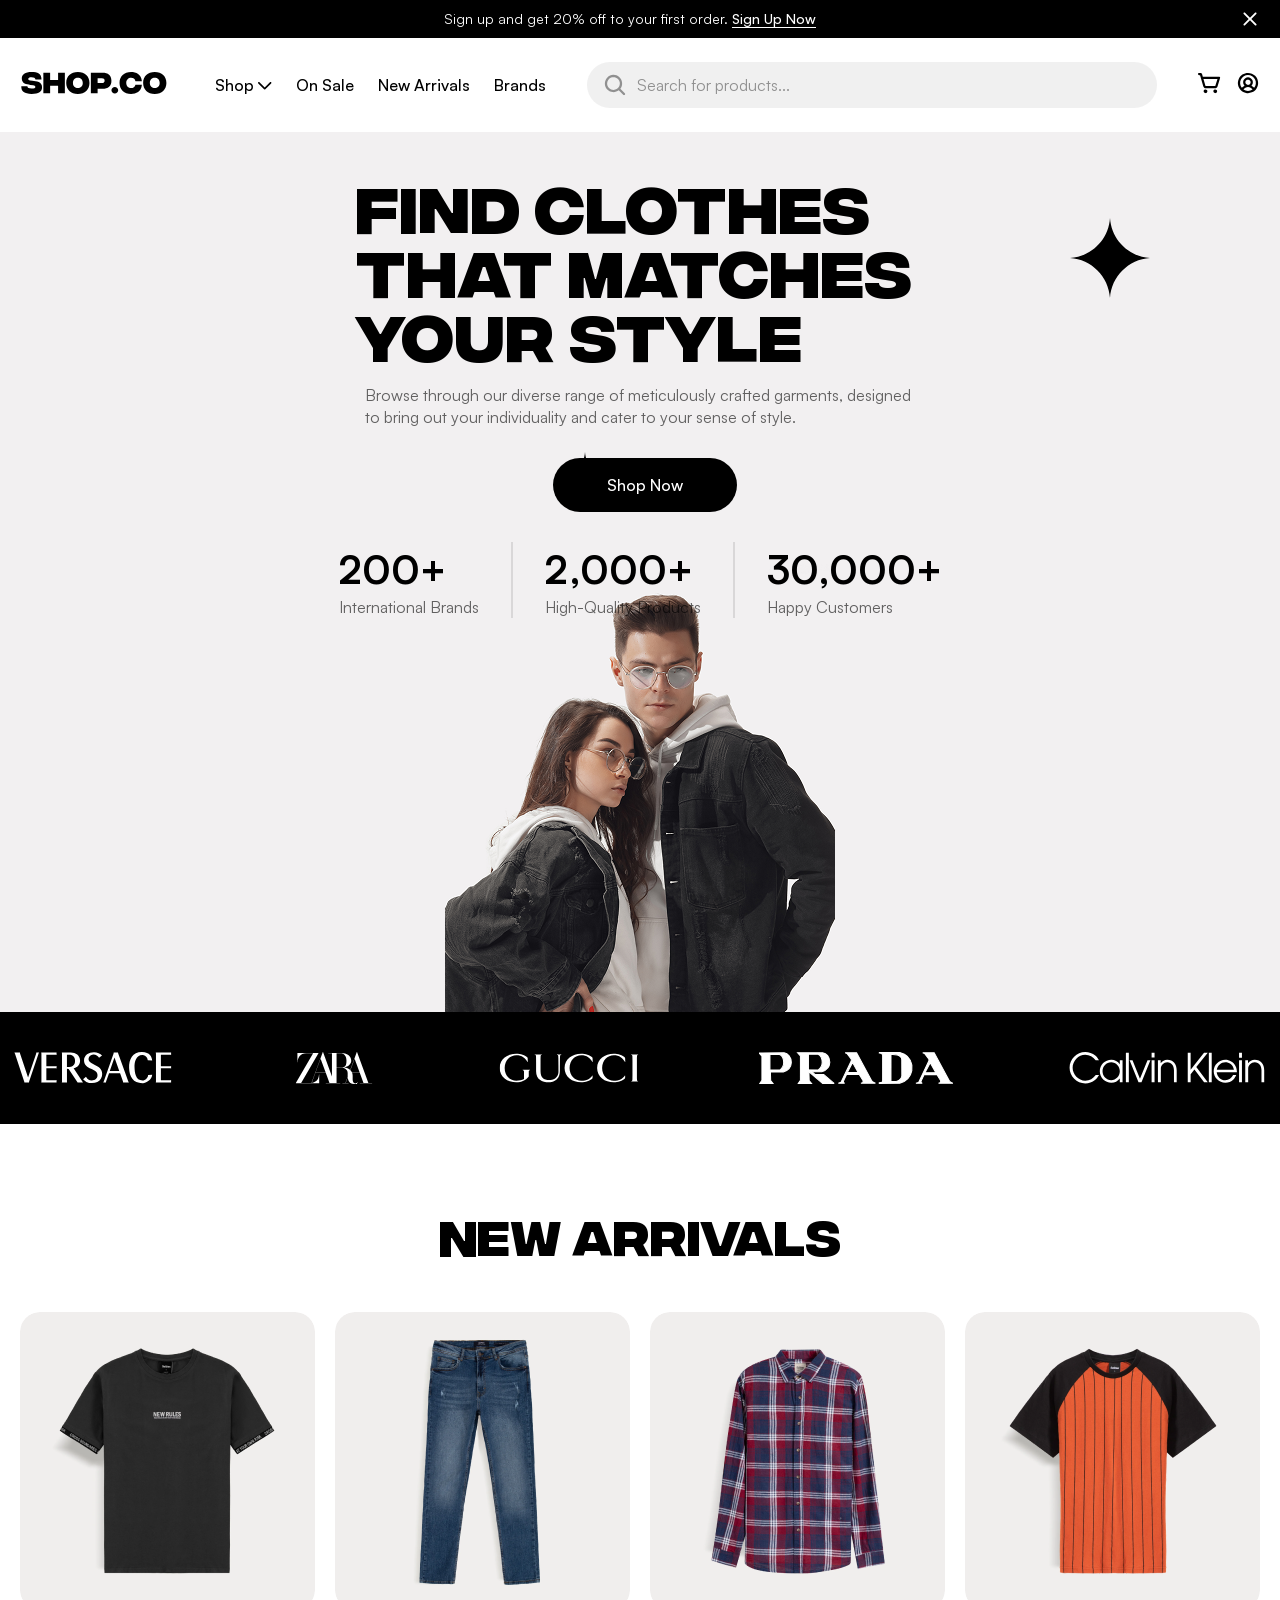
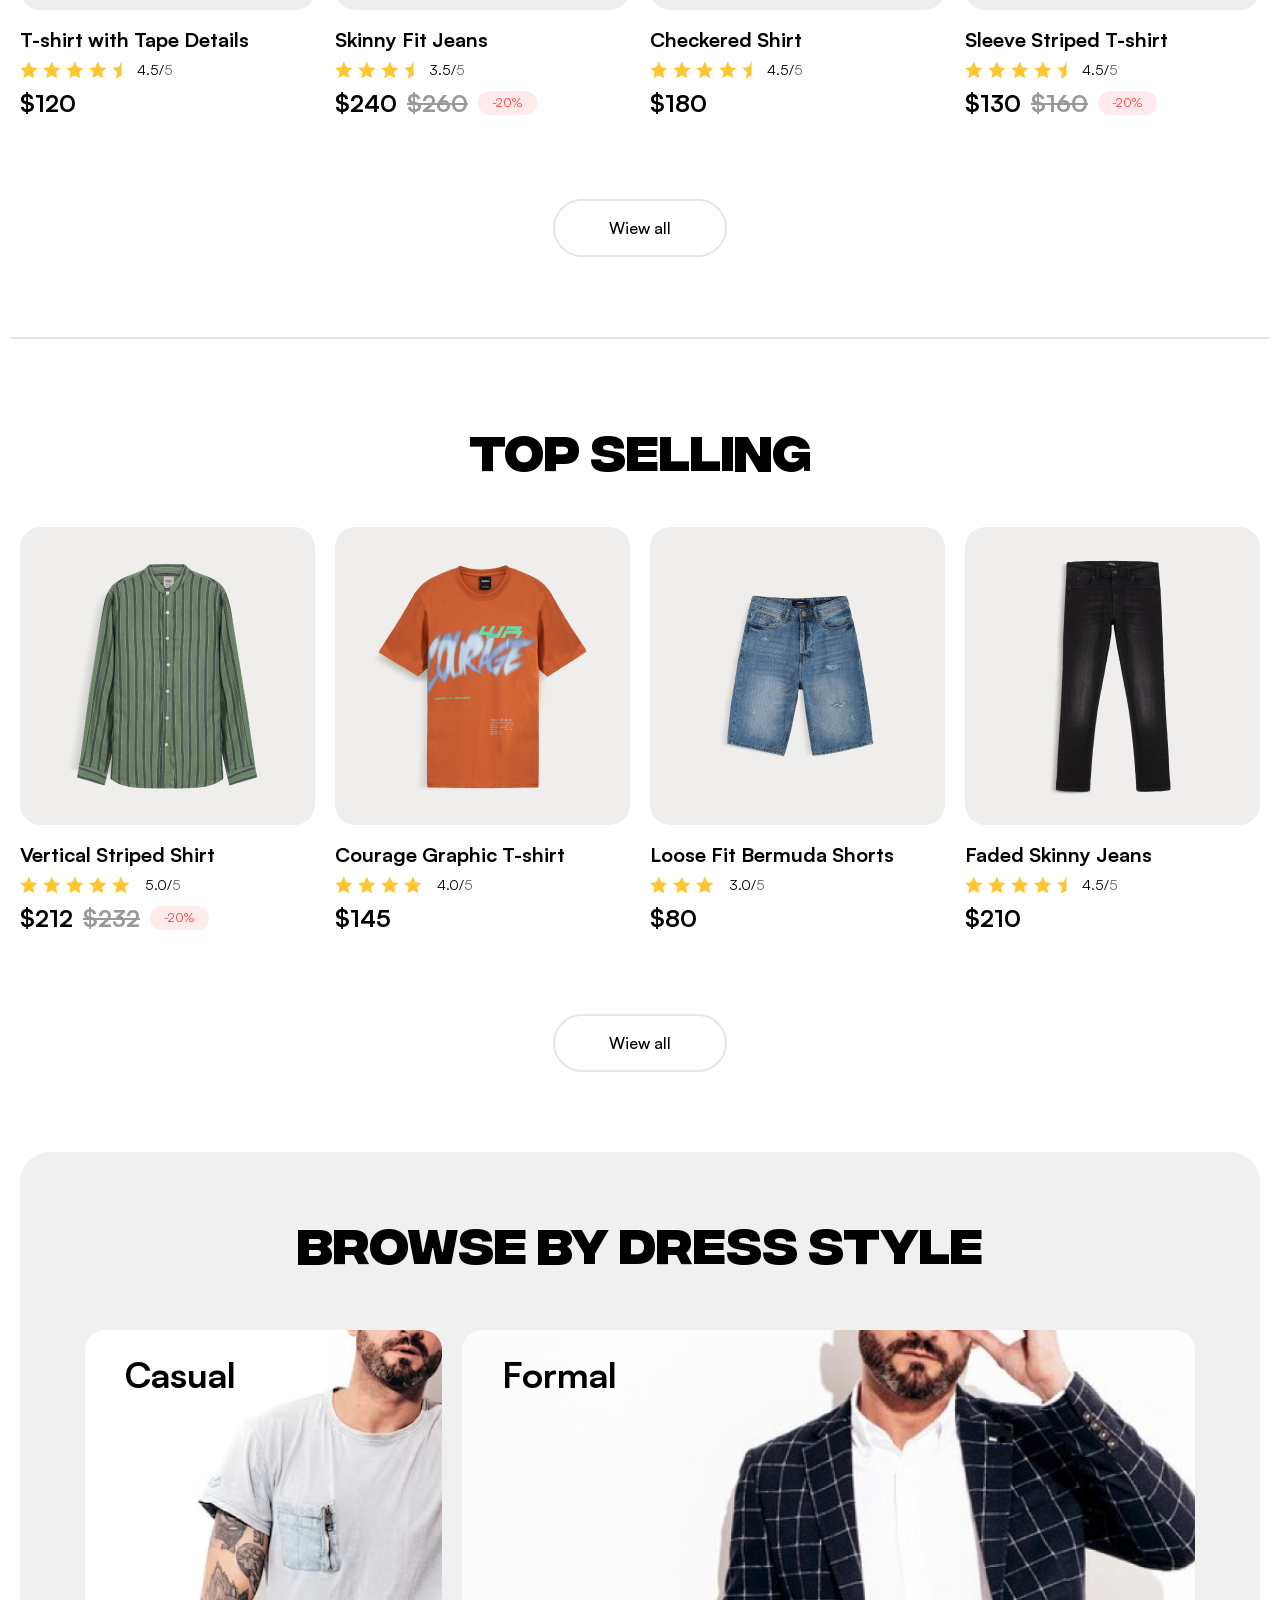
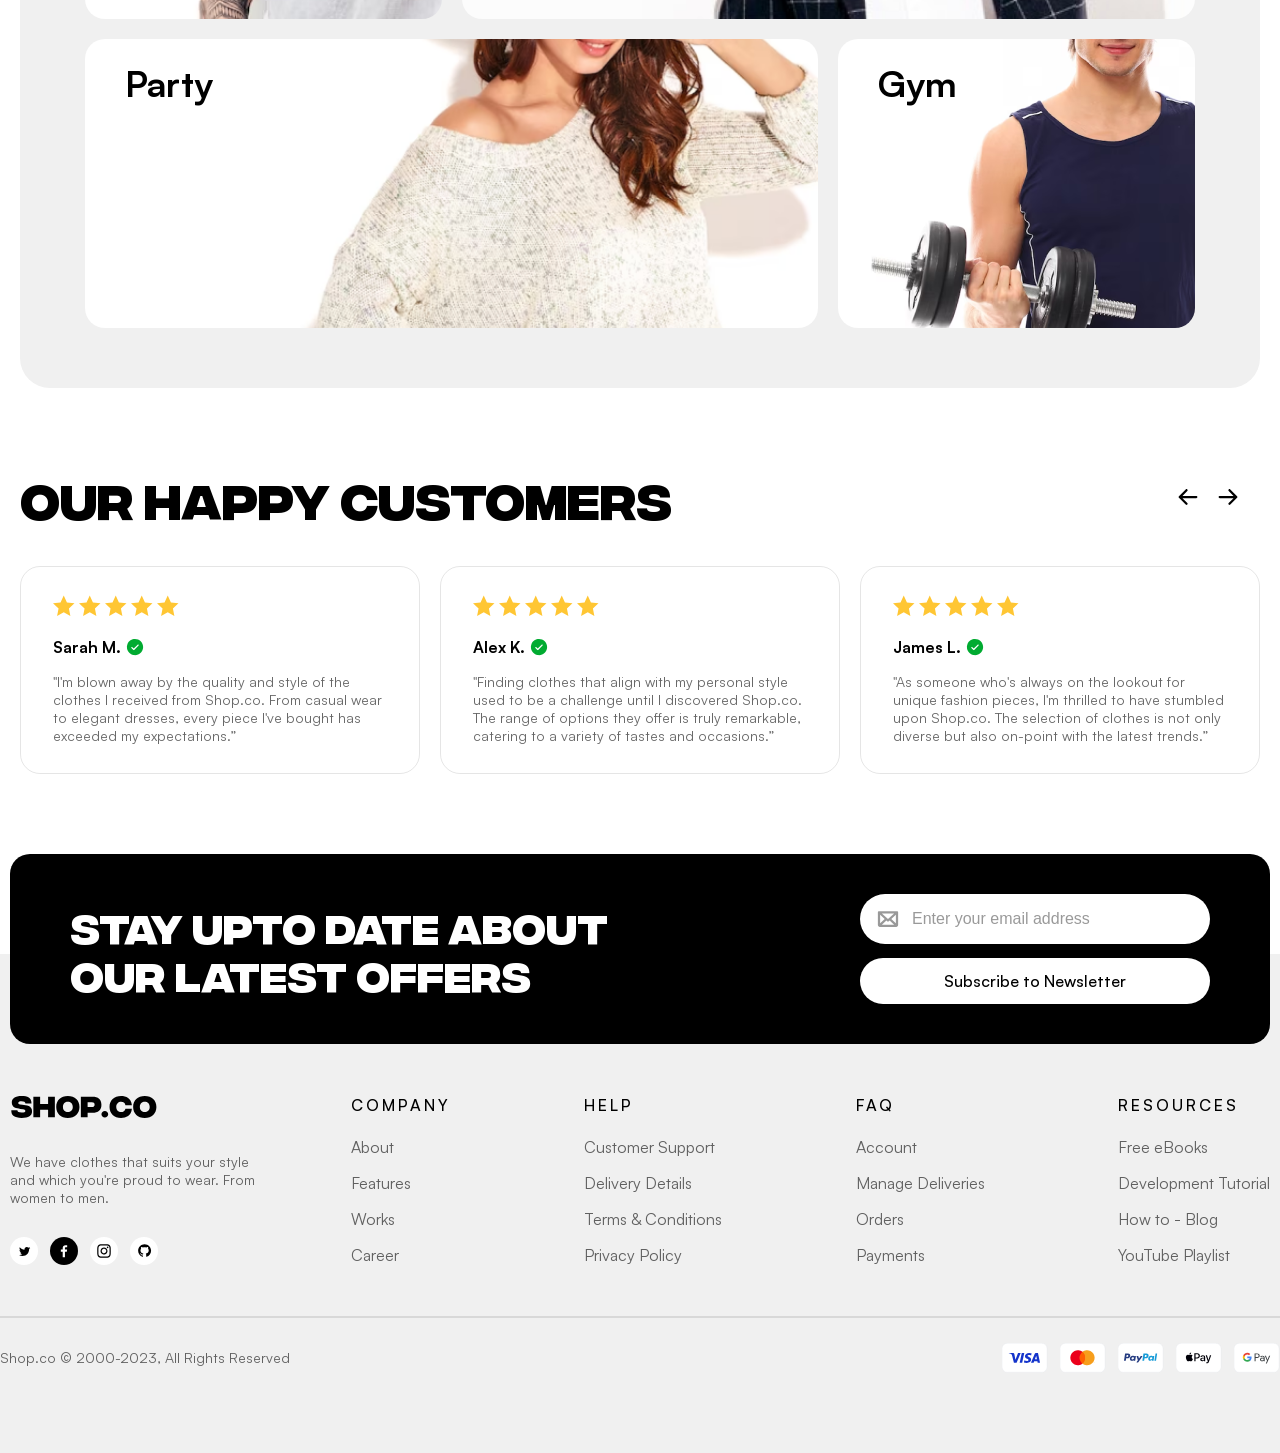
<file: index.html>
<!DOCTYPE html>
<html lang="en">
<head>
  <meta charset="UTF-8">
  <meta name="viewport" content="width=device-width, initial-scale=1.0">
  <title>Home Page</title>
  <link rel="stylesheet" href="index.css" />
</head>
<body>

  <header>
    <div class="sale-line">
      <div class="container">
        <p>Sign up and get 20% off to your first order. <a>Sign Up Now</a></p>
        <button type="button"><img src="HomePage/header/sale-cross.svg" alt="" width="20" height="20" /></button>
      </div>
    </div>
    <div class="container">
      <div class="header-main">
        <div class="burger-menu-logo">
          <button class="burger-menu" type="button"><img src="HomePage/header/burger-menu.svg" alt="" width="24" height="24" /></button>
          <a class="logo" href="index.html"><img src="HomePage/header/shop.co.svg" alt="" width="160" height="22" /></a>
        </div>
        <ul>
          <li class="header-drop-down"><a href="#">Shop<img src="HomePage/header/arrow-list.svg" alt="" width="14" height="14" /></a></li>
          <li><a class="hover" href="#">On Sale</a></li>
          <li><a class="hover" href="Product Detail Page.html">New Arrivals</a></li>
          <li><a class="hover" href="Category Page.html">Brands</a></li>
        </ul>
        <label class="search-wrapper">
          <input class="header-search" type="search" placeholder="Search for products..." />
          <button class="search-clear-btn" type="button"><img src="HomePage/header/close-search-field.svg" alt="" width="20" height="20" /></button>
        </label>
        <div class="header-icon">
          <a class="header-search-black" href="#"><img src="HomePage/header/search-icon-black.svg" alt="" width="24" height="24" /></a>
          <a class="header-basket" href="Cart.html"><img src="HomePage/header/basket.svg" alt="" width="24" height="24" /></a>
          <a class="header-acount" href="#"><img src="HomePage/header/acount.svg" alt="" width="24" height="24" /></a>
        </div>
      </div>
    </div>
  </header>

  <main>
    <div class="hero-block">
      <img class="larg-star" src="HomePage/block-hero/larg-star.svg" alt="" width="80" height="80" />
      <img class="small-star" src="HomePage/block-hero/small-star.svg" alt="" width="50" height="50" />
      <div class="container">
        <h1>Find clothes that matches your style</h1>
        <p class="hero-p-content">Browse through our diverse range of meticulously crafted garments, designed to bring out your individuality and cater to your sense of style.</p>
        <a href="#">Shop Now</a>
        <div class="statistics">
          <div class="statistics-includ statistics-includ-1">
            <h4>200+</h4>
            <p>International Brands</p>
          </div>
          <div class="statistics-includ statistics-includ-2">
            <h4>2,000+</h4>
            <p>High-Quality Products</p>
          </div>
          <div class="statistics-includ statistics-includ-3">
            <h4>30,000+</h4>
            <p>Happy Customers</p>
          </div>
        </div>
      </div>  
    </div>

    <div class="list-of-shops">
      <div class="container">
        <img src="HomePage/shop-list/1-shop.svg" alt="Versace" width="166" height="32" />
        <img src="HomePage/shop-list/2-shop.svg" alt="Versace" width="92" height="32" />
        <img src="HomePage/shop-list/3-shop.svg" alt="Versace" width="156" height="32" />
        <img src="HomePage/shop-list/4-shop.svg" alt="Versace" width="194" height="32" />
        <img src="HomePage/shop-list/5-shop.svg" alt="Versace" width="206" height="32" />
      </div>
    </div>

    <div class="second-block">
      <div class="container">
        <div class="cards-second-block cards-second-block-with-border">
          <h2>New arrivals</h2>
          <div class="item-cards">
            <div class="card-of-product">
              <img class="img-of-card" src="HomePage/block-second/1-card.png" alt="" width="295" height="298" />
              <h4>T-<span>shirt</span> <span>with</span> tape details</h4>
              <div class="stars-with-mark">
                <img src="HomePage/block-second/mark-star.svg" alt="" width="18" height="18" />
                <img src="HomePage/block-second/mark-star.svg" alt="" width="18" height="18" />
                <img src="HomePage/block-second/mark-star.svg" alt="" width="18" height="18" />
                <img src="HomePage/block-second/mark-star.svg" alt="" width="18" height="18" />
                <img src="HomePage/block-second/mark-half-star.svg" alt="" width="10" height="18" />
                <p>4.5/<span>5</span></p>
              </div>
              <p class="price">$120</p>
            </div>
            <div class="card-of-product-mit-sale">
              <img class="img-of-card" src="HomePage/block-second/2-card.png" alt="" width="295" height="298" />
              <h4>Skinny fit jeans</h4>
              <div class="stars-with-mark">
                <img src="HomePage/block-second/mark-star.svg" alt="" width="18" height="18" />
                <img src="HomePage/block-second/mark-star.svg" alt="" width="18" height="18" />
                <img src="HomePage/block-second/mark-star.svg" alt="" width="18" height="18" />
                <img src="HomePage/block-second/mark-half-star.svg" alt="" width="10" height="18" />
                <p>3.5/<span>5</span></p>
              </div>
              <div class="price-with-sale">
                <p class="price">$240<span class="sale-price">$260</span></p>
                <p class="sale">-20%</p>
              </div>
            </div>
            <div class="card-of-product">
              <img class="img-of-card" src="HomePage/block-second/3-card.png" alt="" width="295" height="298" />
              <h4>Checkered shirt</h4>
              <div class="stars-with-mark">
                <img src="HomePage/block-second/mark-star.svg" alt="" width="18" height="18" />
                <img src="HomePage/block-second/mark-star.svg" alt="" width="18" height="18" />
                <img src="HomePage/block-second/mark-star.svg" alt="" width="18" height="18" />
                <img src="HomePage/block-second/mark-star.svg" alt="" width="18" height="18" />
                <img src="HomePage/block-second/mark-half-star.svg" alt="" width="10" height="18" />
                <p>4.5/<span>5</span></p>
              </div>
              <p class="price">$180</p>
            </div>
            <div class="card-of-product-mit-sale">
              <img class="img-of-card" src="HomePage/block-second/4-card.png" alt="" width="295" height="298" />
              <h4>Sleeve striped t-<span>shirt</span></h4>
              <div class="stars-with-mark">
                <img src="HomePage/block-second/mark-star.svg" alt="" width="18" height="18" />
                <img src="HomePage/block-second/mark-star.svg" alt="" width="18" height="18" />
                <img src="HomePage/block-second/mark-star.svg" alt="" width="18" height="18" />
                <img src="HomePage/block-second/mark-star.svg" alt="" width="18" height="18" />
                <img src="HomePage/block-second/mark-half-star.svg" alt="" width="10" height="18" />
                <p>4.5/<span>5</span></p>
              </div>
              <div class="price-with-sale">
                <p class="price">$130<span class="sale-price">$160</span></p>
                <p class="sale">-20%</p>
              </div>
            </div>
          </div>
          <a class="view-all">Wiew all</a>
        </div>
        <div class="cards-second-block">
          <h2>Top selling</h2>
          <div class="item-cards">
            <div class="card-of-product-mit-sale">
              <img class="img-of-card" src="HomePage/block-second/5-card.png" alt="" width="295" height="298" />
              <h4>Vertical striped shirt</h4>
              <div class="stars-with-mark">
                <img src="HomePage/block-second/mark-star.svg" alt="" width="18" height="18" />
                <img src="HomePage/block-second/mark-star.svg" alt="" width="18" height="18" />
                <img src="HomePage/block-second/mark-star.svg" alt="" width="18" height="18" />
                <img src="HomePage/block-second/mark-star.svg" alt="" width="18" height="18" />
                <img src="HomePage/block-second/mark-star.svg" alt="" width="18" height="18" />
                <p>5.0/<span>5</span></p>
              </div>
              <div class="price-with-sale">
                <p class="price">$212<span class="sale-price">$232</span></p>
                <p class="sale">-20%</p>
              </div>
            </div>
            <div class="card-of-product">
              <img class="img-of-card" src="HomePage/block-second/6-card.png" alt="" width="295" height="298" />
              <h4>Courage graphic t-<span>shirt</span></h4>
              <div class="stars-with-mark">
                <img src="HomePage/block-second/mark-star.svg" alt="" width="18" height="18" />
                <img src="HomePage/block-second/mark-star.svg" alt="" width="18" height="18" />
                <img src="HomePage/block-second/mark-star.svg" alt="" width="18" height="18" />
                <img src="HomePage/block-second/mark-star.svg" alt="" width="18" height="18" />
                <p>4.0/<span>5</span></p>
              </div>
              <p class="price">$145</p>
            </div>
            <div class="card-of-product">
              <img class="img-of-card" src="HomePage/block-second/7-card.png" alt="" width="295" height="298" />
              <h4>Loose fit bermuda shorts</h4>
              <div class="stars-with-mark">
                <img src="HomePage/block-second/mark-star.svg" alt="" width="18" height="18" />
                <img src="HomePage/block-second/mark-star.svg" alt="" width="18" height="18" />
                <img src="HomePage/block-second/mark-star.svg" alt="" width="18" height="18" />
                <p>3.0/<span>5</span></p>
              </div>
              <p class="price">$80</p>
            </div>
            <div class="card-of-product">
              <img class="img-of-card" src="HomePage/block-second/8-card.png" alt="" width="295" height="298" />
              <h4>Faded skinny jeans</h4>
              <div class="stars-with-mark">
                <img src="HomePage/block-second/mark-star.svg" alt="" width="18" height="18" />
                <img src="HomePage/block-second/mark-star.svg" alt="" width="18" height="18" />
                <img src="HomePage/block-second/mark-star.svg" alt="" width="18" height="18" />
                <img src="HomePage/block-second/mark-star.svg" alt="" width="18" height="18" />
                <img src="HomePage/block-second/mark-half-star.svg" alt="" width="10" height="18" />
                <p>4.5/<span>5</span></p>
              </div>
              <p class="price">$210</p>
            </div>
          </div>
          <a class="view-all">Wiew all</a>
        </div>
      </div>
    </div>

    <div class="third-block">
      <div class="container">
        <h2>Browse by dress style</h2>
        <div class="third-block-dress-style">
          <div class="third-block-dress casual">
            <h4>Casual</h4>
            <img src="HomePage/block-third/1-img.png" alt="Casual dress" width="407" height="289" />
          </div>
          <div class="third-block-dress formal">
            <h4>Formal</h4>
            <img src="HomePage/block-third/2-img.png" alt="Formal dress" width="684" height="289" />
          </div>
          <div class="third-block-dress party">
            <h4>Party</h4>
            <img src="HomePage/block-third/3-img.png" alt="Party dress" width="684" height="289" />
          </div>
          <div class="third-block-dress gym">
            <h4>Gym</h4>
            <img src="HomePage/block-third/4-img.png" alt="Gym dress" width="407" height="289" />
          </div>
        </div>
      </div>
    </div>

    <div class="fourth-block">
      <div class="container">
        <div class="text-arrows">
          <h2>Our happy customers</h2>
          <div class="arrows">
            <img class="arrow-left-arrows" src="HomePage/block-reviews/arrow-left.svg" alt="" width="24" height="24" />
            <img class="arrow-right-arrows" src="HomePage/block-reviews/arrow-right.svg" alt="" width="24" height="24" />
          </div>
        </div>  
        <div class="reviews-fourth-block">
          <div class="review">
            <div class="mark">
              <img src="HomePage/block-reviews/mark-star.svg" alt="" width="22" height="22" />
              <img src="HomePage/block-reviews/mark-star.svg" alt="" width="22" height="22" />
              <img src="HomePage/block-reviews/mark-star.svg" alt="" width="22" height="22" />
              <img src="HomePage/block-reviews/mark-star.svg" alt="" width="22" height="22" />
              <img src="HomePage/block-reviews/mark-star.svg" alt="" width="22" height="22" />
            </div>
            <div class="name-check">
              <h4>Sarah M.</h4>
              <img src="HomePage/block-reviews/check-mark.svg" alt="" width="20" height="20" />
            </div>
            <p>"I'm blown away by the quality and style of the clothes I received from Shop.co. From casual wear to elegant dresses, every piece I've bought has exceeded my expectations.”</p>
          </div>
          <div class="review">
            <div class="mark">
              <img src="HomePage/block-reviews/mark-star.svg" alt="" width="22" height="22" />
              <img src="HomePage/block-reviews/mark-star.svg" alt="" width="22" height="22" />
              <img src="HomePage/block-reviews/mark-star.svg" alt="" width="22" height="22" />
              <img src="HomePage/block-reviews/mark-star.svg" alt="" width="22" height="22" />
              <img src="HomePage/block-reviews/mark-star.svg" alt="" width="22" height="22" />
            </div>
            <div class="name-check">
              <h4>Alex K.</h4>
              <img src="HomePage/block-reviews/check-mark.svg" alt="" width="20" height="20" />
            </div>
            <p>"Finding clothes that align with my personal style used to be a challenge until I discovered Shop.co. The range of options they offer is truly remarkable, catering to a variety of tastes and occasions.”</p>
          </div>
          <div class="review">
            <div class="mark">
              <img src="HomePage/block-reviews/mark-star.svg" alt="" width="22" height="22" />
              <img src="HomePage/block-reviews/mark-star.svg" alt="" width="22" height="22" />
              <img src="HomePage/block-reviews/mark-star.svg" alt="" width="22" height="22" />
              <img src="HomePage/block-reviews/mark-star.svg" alt="" width="22" height="22" />
              <img src="HomePage/block-reviews/mark-star.svg" alt="" width="22" height="22" />
            </div>
            <div class="name-check">
              <h4>James L.</h4>
              <img src="HomePage/block-reviews/check-mark.svg" alt="" width="20" height="20" />
            </div>
            <p>"As someone who's always on the lookout for unique fashion pieces, I'm thrilled to have stumbled upon Shop.co. The selection of clothes is not only diverse but also on-point with the latest trends.”</p>
          </div>
        </div>
      </div>
    </div>

    <div class="upto-date">
      <div class="container">
        <h3>Stay upto date about our latest offers</h3>
        <div class="email-button">
          <input type="email" placeholder="Enter your email address" />
          <button type="button">Subscribe to Newsletter</button>
        </div>
      </div>
    </div>
  </main>

  <footer>
    <div class="container">
      <div class="footer-main">
        <div class="footer-logo-content">
          <a class="logo" href="/"><img src="HomePage/header/shop.co.svg" alt="" width="160" height="22" /></a>
          <p>We have clothes that suits your style and which you're proud to wear. From women to men.</p>
          <div class="footer-social-icon">
            <img src="HomePage/footer/twitter-icon.svg" alt="Twitter social link" width="28" height="28" />
            <img src="HomePage/footer/facebook-icon.svg" alt="Facebook social link" width="28" height="28" />
            <img src="HomePage/footer/instagram-icon.svg" alt="Instagram social link" width="28" height="28" />
            <img src="HomePage/footer/github-icon.svg" alt="Github social link" width="28" height="28" />
          </div>
        </div>
        <div class="links-navigation">
          <div class="h5-links">
            <h5>Company</h5>
            <ul>
              <li><a href="#">About</a></li>
              <li><a href="#">Features</a></li>
              <li><a href="#">Works</a></li>
              <li><a href="#">Career</a></li>
            </ul>
          </div>
          <div class="h5-links">
            <h5>Help</h5>
            <ul>
              <li><a href="#">Customer Support</a></li>
              <li><a href="#">Delivery Details</a></li>
              <li><a href="#">Terms & Conditions</a></li>
              <li><a href="#">Privacy Policy</a></li>
            </ul>
          </div>
          <div class="h5-links">
            <h5>FAQ</h5>
            <ul>
              <li><a href="#">Account</a></li>
              <li><a href="#">Manage Deliveries</a></li>
              <li><a href="#">Orders</a></li>
              <li><a href="#">Payments</a></li>
            </ul>
          </div>
          <div class="h5-links">
            <h5>Resources</h5>
            <ul>
              <li><a href="#">Free eBooks</a></li>
              <li><a href="#">Development Tutorial</a></li>
              <li><a href="#">How to - Blog</a></li>
              <li><a href="#">YouTube Playlist</a></li>
            </ul>
          </div>
        </div> 
      </div>
      <div class="footer-under-hr">
        <p>Shop.co © 2000-2023, All Rights Reserved</p>
        <div class="payment-methods">
          <img src="HomePage/footer/visa-icon.svg" alt="Visa payment" width="46" height="30" />
          <img src="HomePage/footer/mastercard-icon.svg" alt="Master card payment" width="46" height="30" />
          <img src="HomePage/footer/paypal-icon.svg" alt="Paypal payment" width="46" height="30" />
          <img src="HomePage/footer/applepay-icon.svg" alt="Applepay payment" width="46" height="30" />
          <img src="HomePage/footer/googlepay-icon.svg" alt="Googlepay payment" width="46" height="30" />
        </div>
      </div>
    </div>
  </footer>
  
</body>
</html>
</file>
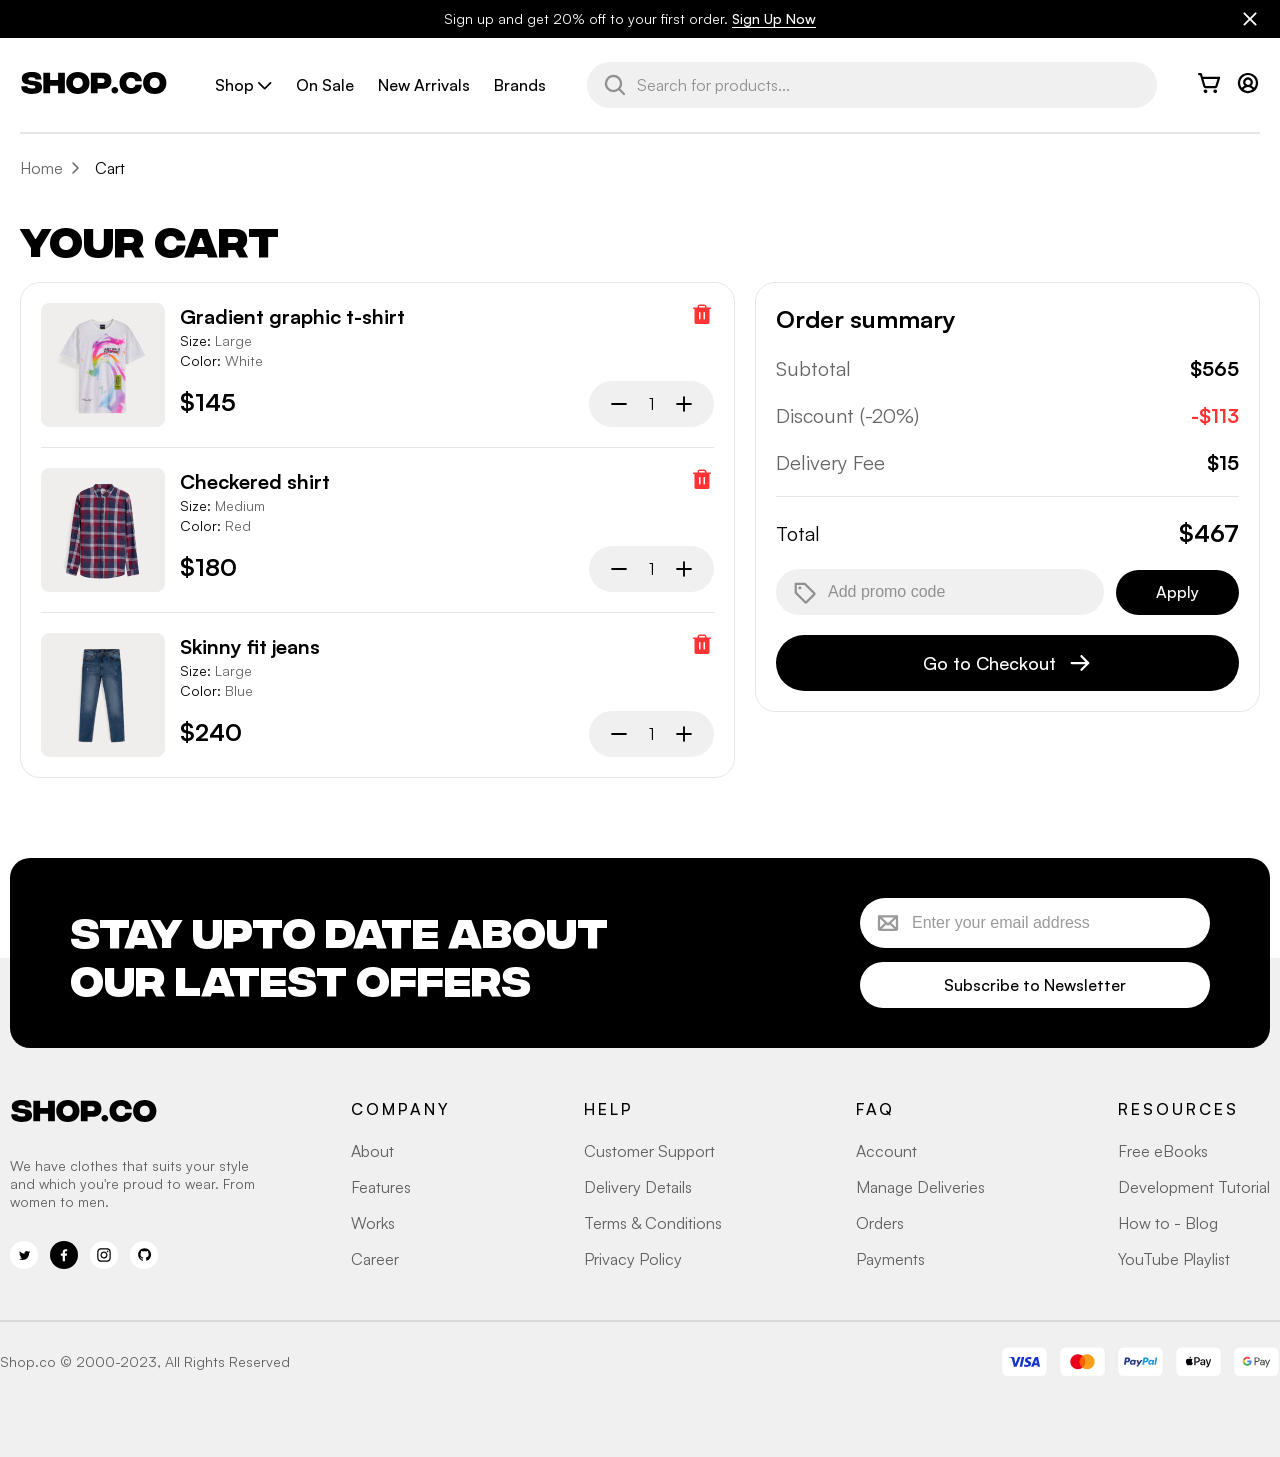
<file: Cart.html>
<!DOCTYPE html>
<html lang="en">
<head>
  <meta charset="UTF-8">
  <meta name="viewport" content="width=device-width, initial-scale=1.0">
  <title>Cart</title>
  <link rel="stylesheet" href="index.css" />
</head>
<body>
  
  <header>
    <div class="sale-line">
      <div class="container">
        <p>Sign up and get 20% off to your first order. <a>Sign Up Now</a></p>
        <button type="button"><img src="HomePage/header/sale-cross.svg" alt="" width="20" height="20" /></button>
      </div>
    </div>
    <div class="container">
      <div class="header-main">
        <div class="burger-menu-logo">
          <button class="burger-menu" type="button"><img src="HomePage/header/burger-menu.svg" alt="" width="24" height="24" /></button>
          <a class="logo" href="index.html"><img src="HomePage/header/shop.co.svg" alt="" width="160" height="22" /></a>
        </div>
        <ul>
          <li class="header-drop-down"><a href="#">Shop<img src="HomePage/header/arrow-list.svg" alt="" width="14" height="14" /></a></li>
          <li><a class="hover" href="#">On Sale</a></li>
          <li><a class="hover" href="Product Detail Page.html">New Arrivals</a></li>
          <li><a class="hover" href="Category Page.html">Brands</a></li>
        </ul>
        <label>
          <input class="header-search" type="search" placeholder="Search for products..." />
        </label>
        <div class="header-icon">
          <a class="header-search-black" href="#"><img src="HomePage/header/search-icon-black.svg" alt="" width="24" height="24" /></a>
          <a class="header-basket" href="Cart.html"><img src="HomePage/header/basket.svg" alt="" width="24" height="24" /></a>
          <a class="header-acount" href="#"><img src="HomePage/header/acount.svg" alt="" width="24" height="24" /></a>
        </div>
      </div>
    </div>
  </header>

  <main>
    <div class="hero-category-page">
      <div class="container">
        <nav class="bread-crumbs" aria-label="Breadcrumb">
          <ul>
            <li><a href="#"><span>Home</span><img src="ProductDetailPage/hero-block-item/arrow.svg" alt="" width="16" height="16" /></a></li>
            <li><a class="active" aria-current="page" href="#">Cart</a></li>
          </ul>
        </nav>
      </div>
    </div>

    <div class="hero-cart">
      <div class="container">
        <h1>Your cart</h1>
        <div class="hero-cart__content">
          <div class="selected-item">
            <div class="position-1">
              <img src="Cart/img/1.png" alt="T-shirt" width="124" height="124" />
              <div class="position-info">
                <h4>Gradient graphic t-<span>shirt</span></h4>
                <p>Size: <span>Large</span></p>
                <p>Color: <span>White</span></p>
                <h4 class="position-info-price">$145</h4>
              </div>
              <div class="quantity-remove">
                <img class="delete-icon" src="Cart/icon/delete.svg" alt="" width="24" height="24" />
                <div class="quantity-in-cart">
                  <img src="Cart/icon/minuse.svg" alt="" width="20" height="20" />
                  <p>1</p>
                  <img src="Cart/icon/pluse.svg" alt="" width="20" height="20" />
                </div>
              </div>
            </div>
            <div class="position-2">
              <img src="Cart/img/2.png" alt="T-shirt" width="124" height="124" />
              <div class="position-info">
                <h4>Checkered shirt</h4>
                <p>Size: <span>Medium</span></p>
                <p>Color: <span>Red</span></p>
                <h4 class="position-info-price">$180</h4>
              </div>
              <div class="quantity-remove">
                <img class="delete-icon" src="Cart/icon/delete.svg" alt="" width="24" height="24" />
                <div class="quantity-in-cart">
                  <img src="Cart/icon/minuse.svg" alt="" width="20" height="20" />
                  <p>1</p>
                  <img src="Cart/icon/pluse.svg" alt="" width="20" height="20" />
                </div>
              </div>
            </div>
            <div class="position-3">
              <img src="Cart/img/3.png" alt="T-shirt" width="124" height="124" />
              <div class="position-info">
                <h4>Skinny fit jeans</h4>
                <p>Size: <span>Large</span></p>
                <p>Color: <span>Blue</span></p>
                <h4 class="position-info-price">$240</h4>
              </div>
              <div class="quantity-remove">
                <img class="delete-icon" src="Cart/icon/delete.svg" alt="" width="24" height="24" />
                <div class="quantity-in-cart">
                  <img src="Cart/icon/minuse.svg" alt="" width="20" height="20" />
                  <p>1</p>
                  <img src="Cart/icon/pluse.svg" alt="" width="20" height="20" />
                </div>
              </div>
            </div>
          </div>
          <div class="summary-selected-item">
            <h4>Order summary</h4>
            <div class="subtotal-summa summa_all">
              <p>Subtotal</p>
              <p><span>$565</span></p>
            </div>
            <div class="discount-summa summa_all">
              <p>Discount (-20%)</p>
              <p><span>-$113</span></p>
            </div>
            <div class="fee-summa summa_all">
              <p>Delivery Fee</p>
              <p><span>$15</span></p>
            </div>
            <div class="total-summa summa_all">
              <p>Total</p>
              <p><span>$467</span></p>
            </div>
            <div class="promo-code">
              <input type="text" placeholder="Add promo code" />
              <button type="button">Apply</button>
            </div>
            <button class="btn-checkout" type="button">Go to Checkout<img src="Cart/icon/checkout-arrow.svg" alt="" width="24" height="24" /></button>
          </div>
        </div>
      </div>
    </div>

    <div class="upto-date">
      <div class="container">
        <h3>Stay upto date about our latest offers</h3>
        <div class="email-button">
          <input type="email" placeholder="Enter your email address" />
          <button type="button">Subscribe to Newsletter</button>
        </div>
      </div>
    </div>
  </main>

  <footer>
    <div class="container">
      <div class="footer-main">
        <div class="footer-logo-content">
          <a class="logo" href="/"><img src="HomePage/header/shop.co.svg" alt="" width="160" height="22" /></a>
          <p>We have clothes that suits your style and which you're proud to wear. From women to men.</p>
          <div class="footer-social-icon">
            <img src="HomePage/footer/twitter-icon.svg" alt="Twitter social link" width="28" height="28" />
            <img src="HomePage/footer/facebook-icon.svg" alt="Facebook social link" width="28" height="28" />
            <img src="HomePage/footer/instagram-icon.svg" alt="Instagram social link" width="28" height="28" />
            <img src="HomePage/footer/github-icon.svg" alt="Github social link" width="28" height="28" />
          </div>
        </div>
        <div class="links-navigation">
          <div class="h5-links">
            <h5>Company</h5>
            <ul>
              <li><a href="#">About</a></li>
              <li><a href="#">Features</a></li>
              <li><a href="#">Works</a></li>
              <li><a href="#">Career</a></li>
            </ul>
          </div>
          <div class="h5-links">
            <h5>Help</h5>
            <ul>
              <li><a href="#">Customer Support</a></li>
              <li><a href="#">Delivery Details</a></li>
              <li><a href="#">Terms & Conditions</a></li>
              <li><a href="#">Privacy Policy</a></li>
            </ul>
          </div>
          <div class="h5-links">
            <h5>FAQ</h5>
            <ul>
              <li><a href="#">Account</a></li>
              <li><a href="#">Manage Deliveries</a></li>
              <li><a href="#">Orders</a></li>
              <li><a href="#">Payments</a></li>
            </ul>
          </div>
          <div class="h5-links">
            <h5>Resources</h5>
            <ul>
              <li><a href="#">Free eBooks</a></li>
              <li><a href="#">Development Tutorial</a></li>
              <li><a href="#">How to - Blog</a></li>
              <li><a href="#">YouTube Playlist</a></li>
            </ul>
          </div>
        </div> 
      </div>
      <div class="footer-under-hr">
        <p>Shop.co © 2000-2023, All Rights Reserved</p>
        <div class="payment-methods">
          <img src="HomePage/footer/visa-icon.svg" alt="Visa payment" width="46" height="30" />
          <img src="HomePage/footer/mastercard-icon.svg" alt="Master card payment" width="46" height="30" />
          <img src="HomePage/footer/paypal-icon.svg" alt="Paypal payment" width="46" height="30" />
          <img src="HomePage/footer/applepay-icon.svg" alt="Applepay payment" width="46" height="30" />
          <img src="HomePage/footer/googlepay-icon.svg" alt="Googlepay payment" width="46" height="30" />
        </div>
      </div>
    </div>
  </footer>

  
</body>
</html>
</file>
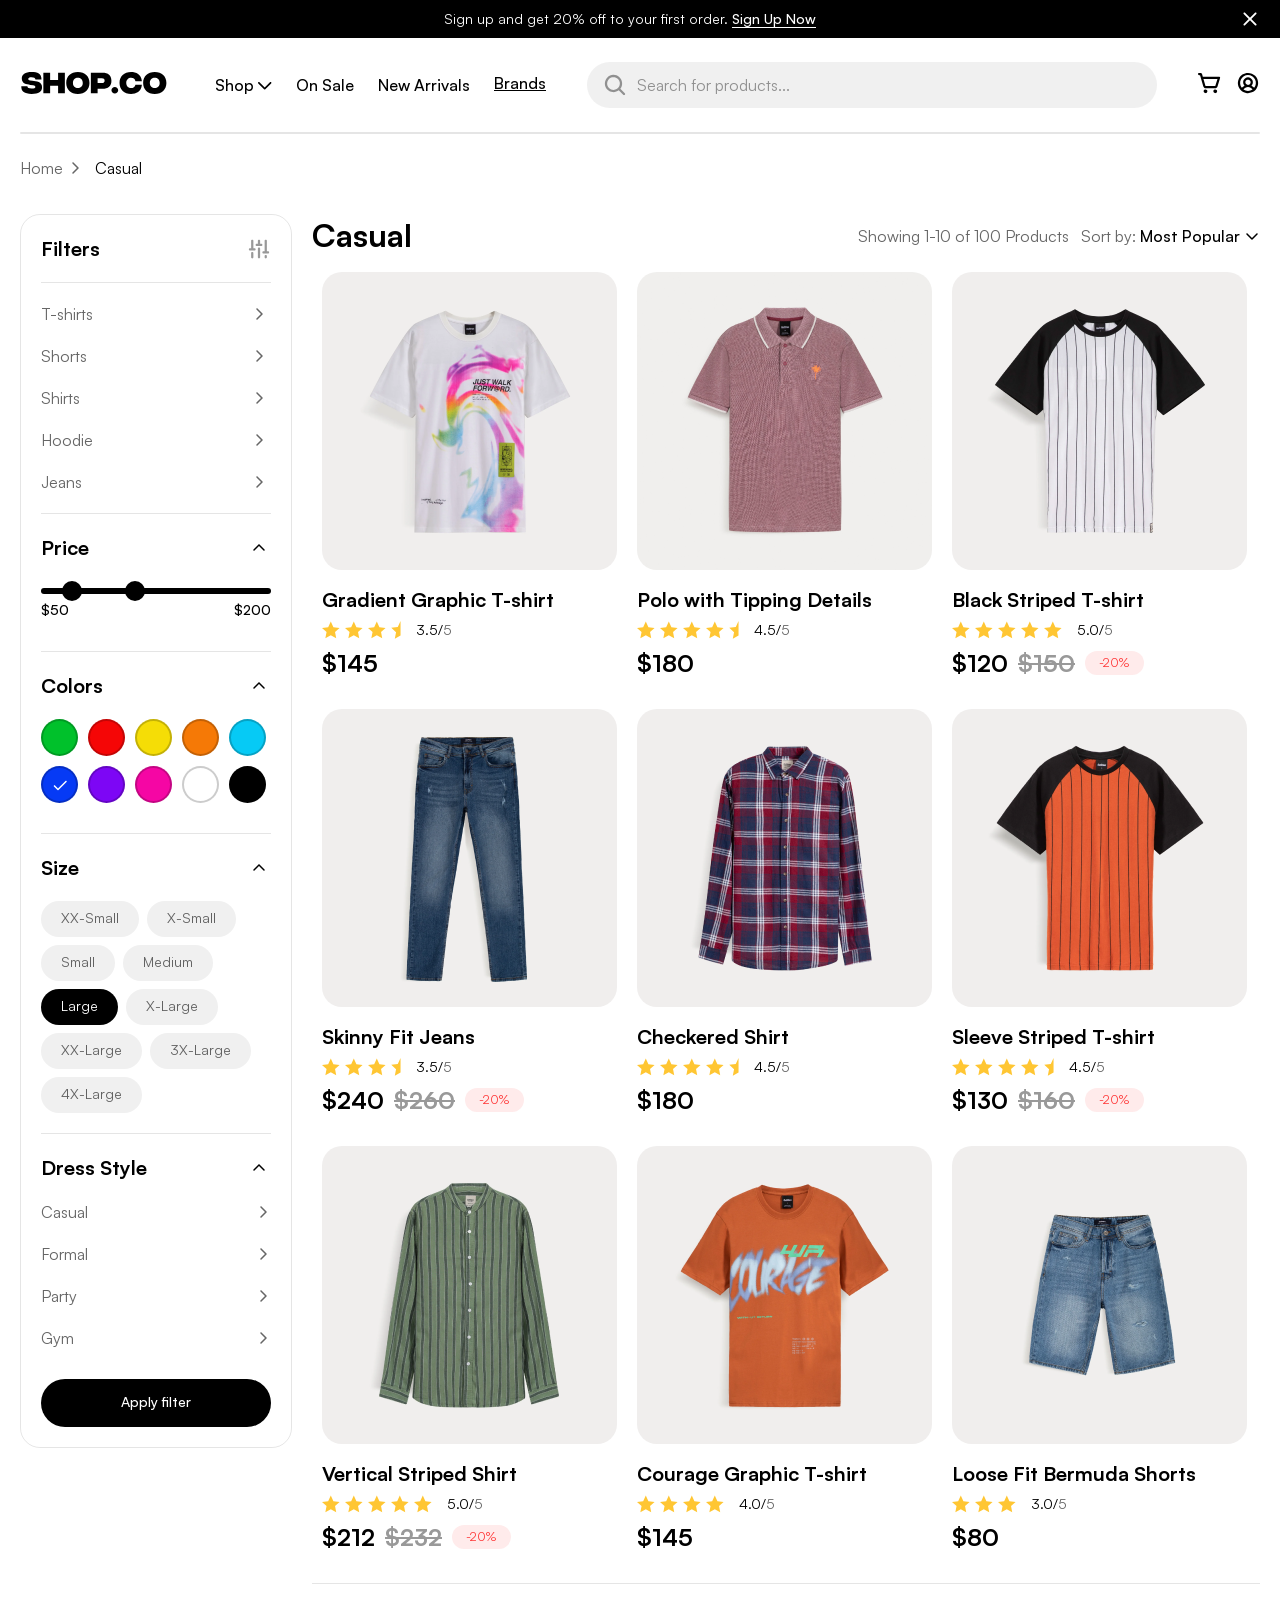
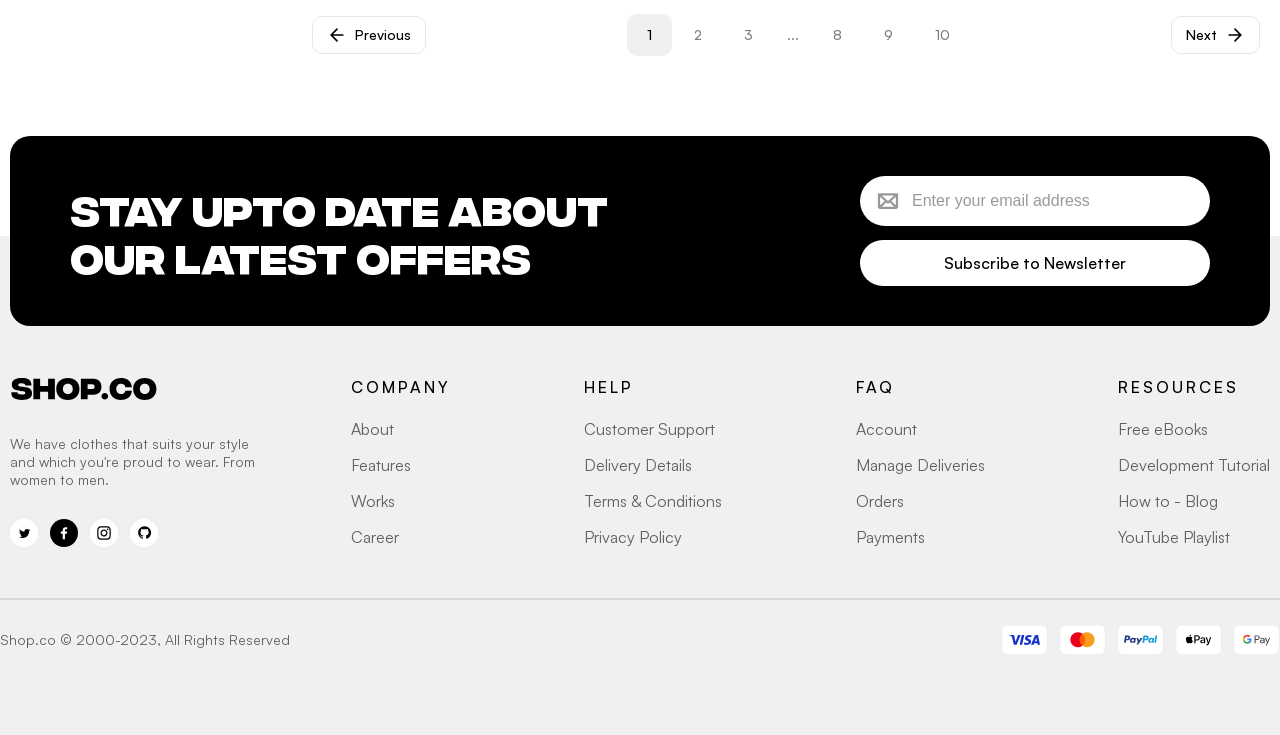
<file: Category Page.html>
<!DOCTYPE html>
<html lang="en">
<head>
  <meta charset="UTF-8">
  <meta name="viewport" content="width=device-width, initial-scale=1.0">
  <title>Category Page</title>
  <link rel="stylesheet" href="index.css" />
</head>
<body>

  <header>
    <div class="sale-line">
      <div class="container">
        <p>Sign up and get 20% off to your first order. <a>Sign Up Now</a></p>
        <button type="button"><img src="HomePage/header/sale-cross.svg" alt="" width="20" height="20" /></button>
      </div>
    </div>
    <div class="container">
      <div class="header-main">
        <div class="burger-menu-logo">
          <button class="burger-menu" type="button"><img src="HomePage/header/burger-menu.svg" alt="" width="24" height="24" /></button>
          <a class="logo" href="index.html"><img src="HomePage/header/shop.co.svg" alt="" width="160" height="22" /></a>
        </div>
        <ul>
          <li class="header-drop-down"><a href="#">Shop<img src="HomePage/header/arrow-list.svg" alt="" width="14" height="14" /></a></li>
          <li><a class="hover" href="#">On Sale</a></li>
          <li><a class="hover" href="Product Detail Page.html">New Arrivals</a></li>
          <li><a class="focus" href="Category Page.html">Brands</a></li>
        </ul>
        <label>
          <input class="header-search" type="search" placeholder="Search for products..." />
        </label>
        <div class="header-icon">
          <a class="header-search-black" href="#"><img src="HomePage/header/search-icon-black.svg" alt="" width="24" height="24" /></a>
          <a class="header-basket" href="Cart.html"><img src="HomePage/header/basket.svg" alt="" width="24" height="24" /></a>
          <a class="header-acount" href="#"><img src="HomePage/header/acount.svg" alt="" width="24" height="24" /></a>
        </div>
      </div>
    </div>
  </header>

  <main>
    <div class="hero-category-page">
      <div class="container">
        <nav class="bread-crumbs" aria-label="Breadcrumb">
          <ul>
            <li><a href="#"><span>Home</span><img src="ProductDetailPage/hero-block-item/arrow.svg" alt="" width="16" height="16" /></a></li>
            <li><a class="active" aria-current="page" href="#">Casual</a></li>
          </ul>
        </nav>
      </div>
    </div>

    <div class="filters-casual">
      <div class="container">
        <aside>
          <div class="filter-with-icon">
            <h4>Filters</h4>
            <img src="CategoryPage/icon/filter.svg" alt="" width="24" height="24" />
          </div>
          <div class="category-of-filter">
            <div class="item-of-category">
              <p>T-shirts</p>
              <img src="CategoryPage/icon/arrow.svg" alt="" width="16" height="16" />
            </div>
            <div class="item-of-category">
              <p>Shorts</p>
              <img src="CategoryPage/icon/arrow.svg" alt="" width="16" height="16" />
            </div>
            <div class="item-of-category">
              <p>Shirts</p>
              <img src="CategoryPage/icon/arrow.svg" alt="" width="16" height="16" />
            </div>
            <div class="item-of-category">
              <p>Hoodie</p>
              <img src="CategoryPage/icon/arrow.svg" alt="" width="16" height="16" />
            </div>
            <div class="item-of-category">
              <p>Jeans</p>
              <img src="CategoryPage/icon/arrow.svg" alt="" width="16" height="16" />
            </div>
          </div>
          <div class="price-of-category">
            <div class="price-of-category-header">
              <h4>Price</h4>
              <img src="CategoryPage/icon/arrow-active.svg" alt="" width="16" height="16" />
            </div>

            <div class="price-slider-of-category">
              <div class="slider-track"></div>
              <input type="range" min="0" max="500" value="50" id="slider-1" oninput="slideOne()" />
              <input type="range" min="0" max="500" value="200" id="slider-2" oninput="slideTwo()" />

              <div class="values">
                <span id="range-1">$50</span>
                <span id="range-2">$200</span>
              </div>
            </div>
          </div>
          <div class="colors-of-category">
            <div class="colors-of-category-header">
              <h4>Colors</h4>
              <img src="CategoryPage/icon/arrow-active.svg" alt="" width="16" height="16" />
            </div>

            <div class="solors-item__of-category">
              <button class="color-item color-item-1" type="button"></button>
              <button class="color-item color-item-2" type="button"></button>
              <button class="color-item color-item-3" type="button"></button>
              <button class="color-item color-item-4" type="button"></button>
              <button class="color-item color-item-5" type="button"></button>
              <button class="color-item color-item-6 color-item-selected" type="button"></button>
              <button class="color-item color-item-7" type="button"></button>
              <button class="color-item color-item-8" type="button"></button>
              <button class="color-item color-item-9" type="button"></button>
              <button class="color-item color-item-10" type="button"></button>
            </div>
          </div>
          <div class="size-of-category">
            <div class="size-of-category-header">
              <h4>Size</h4>
              <img src="CategoryPage/icon/arrow-active.svg" alt="" width="16" height="16" />
            </div>
            
            <div class="size-item__of-category">
              <button class="size-item" type="button">XX-Small</button>
              <button class="size-item" type="button">X-Small</button>
              <button class="size-item" type="button">Small</button>
              <button class="size-item" type="button">Medium</button>
              <button class="size-item size-item-active" type="button">Large</button>
              <button class="size-item" type="button">X-Large</button>
              <button class="size-item" type="button">XX-Large</button>
              <button class="size-item" type="button">3X-Large</button>
              <button class="size-item" type="button">4X-Large</button>
            </div>
          </div>
          <div class="dress-style">
            <div class="dress-style-header">
              <h4>Dress style</h4>
              <img src="CategoryPage/icon/arrow-active.svg" alt="" width="16" height="16" />
            </div>
            <div class="dress-style-category">
              <div class="item-of-dress-style">
                <p>Casual</p>
                <img src="CategoryPage/icon/arrow.svg" alt="" width="16" height="16" />
              </div>
              <div class="item-of-dress-style">
                <p>Formal</p>
                <img src="CategoryPage/icon/arrow.svg" alt="" width="16" height="16" />
              </div>
              <div class="item-of-dress-style">
                <p>Party</p>
                <img src="CategoryPage/icon/arrow.svg" alt="" width="16" height="16" />
              </div>
              <div class="item-of-dress-style">
                <p>Gym</p>
                <img src="CategoryPage/icon/arrow.svg" alt="" width="16" height="16" />
              </div>
            </div>
          </div>
          <button class="apply-filter" type="button">Apply filter</button>
        </aside>
        <div class="hero-category-page">
          <div class="hero-category-page-header">
            <h4>Casual</h4>
            <div class="hero-category-details">
              <p>Showing 1-10 of 100 Products</p>
              <p>Sort by: <button>Most Popular<img src="CategoryPage/icon/arrow-drop-down.svg" alt="" width="16" height="16" /></button></p>
            </div>
          </div>
          <div class="gero-category-items">
            <div class="card-of-product">
              <img class="img-of-card" src="CategoryPage/img/1.png" alt="" width="295" height="298" />
              <h4>Gradient graphic t-<span>shirt</span></h4>
              <div class="stars-with-mark">
                <img src="HomePage/block-second/mark-star.svg" alt="" width="18" height="18" />
                <img src="HomePage/block-second/mark-star.svg" alt="" width="18" height="18" />
                <img src="HomePage/block-second/mark-star.svg" alt="" width="18" height="18" />
                <img src="HomePage/block-second/mark-half-star.svg" alt="" width="10" height="18" />
                <p>3.5/<span>5</span></p>
              </div>
              <p class="price">$145</p>
            </div>

            <div class="card-of-product">
              <img class="img-of-card" src="CategoryPage/img/2.png" alt="" width="295" height="298" />
              <h4>Polo <span>with</span> tipping details</h4>
              <div class="stars-with-mark">
                <img src="HomePage/block-second/mark-star.svg" alt="" width="18" height="18" />
                <img src="HomePage/block-second/mark-star.svg" alt="" width="18" height="18" />
                <img src="HomePage/block-second/mark-star.svg" alt="" width="18" height="18" />
                <img src="HomePage/block-second/mark-star.svg" alt="" width="18" height="18" />
                <img src="HomePage/block-second/mark-half-star.svg" alt="" width="10" height="18" />
                <p>4.5/<span>5</span></p>
              </div>
              <p class="price">$180</p>
            </div>

            <div class="card-of-product-mit-sale">
              <img class="img-of-card" src="CategoryPage/img/3.png" alt="" width="295" height="298" />
              <h4>Black striped t-<span>shirt</span></h4>
              <div class="stars-with-mark">
                <img src="HomePage/block-second/mark-star.svg" alt="" width="18" height="18" />
                <img src="HomePage/block-second/mark-star.svg" alt="" width="18" height="18" />
                <img src="HomePage/block-second/mark-star.svg" alt="" width="18" height="18" />
                <img src="HomePage/block-second/mark-star.svg" alt="" width="18" height="18" />
                <img src="HomePage/block-second/mark-star.svg" alt="" width="18" height="18" />
                <p>5.0/<span>5</span></p>
              </div>
              <div class="price-with-sale">
                <p class="price">$120<span class="sale-price">$150</span></p>
                <p class="sale">-20%</p>
              </div>
            </div>

            <div class="card-of-product-mit-sale">
              <img class="img-of-card" src="CategoryPage/img/4.png" alt="" width="295" height="298" />
              <h4>Skinny fit jeans</h4>
              <div class="stars-with-mark">
                <img src="HomePage/block-second/mark-star.svg" alt="" width="18" height="18" />
                <img src="HomePage/block-second/mark-star.svg" alt="" width="18" height="18" />
                <img src="HomePage/block-second/mark-star.svg" alt="" width="18" height="18" />
                <img src="HomePage/block-second/mark-half-star.svg" alt="" width="10" height="18" />
                <p>3.5/<span>5</span></p>
              </div>
              <div class="price-with-sale">
                <p class="price">$240<span class="sale-price">$260</span></p>
                <p class="sale">-20%</p>
              </div>
            </div>

            <div class="card-of-product">
              <img class="img-of-card" src="CategoryPage/img/5.png" alt="" width="295" height="298" />
              <h4>Checkered shirt</h4>
              <div class="stars-with-mark">
                <img src="HomePage/block-second/mark-star.svg" alt="" width="18" height="18" />
                <img src="HomePage/block-second/mark-star.svg" alt="" width="18" height="18" />
                <img src="HomePage/block-second/mark-star.svg" alt="" width="18" height="18" />
                <img src="HomePage/block-second/mark-star.svg" alt="" width="18" height="18" />
                <img src="HomePage/block-second/mark-half-star.svg" alt="" width="10" height="18" />
                <p>4.5/<span>5</span></p>
              </div>
              <p class="price">$180</p>
            </div>

            <div class="card-of-product-mit-sale">
              <img class="img-of-card" src="CategoryPage/img/6.png" alt="" width="295" height="298" />
              <h4>Sleeve striped t-<span>shirt</span></h4>
              <div class="stars-with-mark">
                <img src="HomePage/block-second/mark-star.svg" alt="" width="18" height="18" />
                <img src="HomePage/block-second/mark-star.svg" alt="" width="18" height="18" />
                <img src="HomePage/block-second/mark-star.svg" alt="" width="18" height="18" />
                <img src="HomePage/block-second/mark-star.svg" alt="" width="18" height="18" />
                <img src="HomePage/block-second/mark-half-star.svg" alt="" width="10" height="18" />
                <p>4.5/<span>5</span></p>
              </div>
              <div class="price-with-sale">
                <p class="price">$130<span class="sale-price">$160</span></p>
                <p class="sale">-20%</p>
              </div>
            </div>

            <div class="card-of-product-mit-sale">
              <img class="img-of-card" src="CategoryPage/img/7.png" alt="" width="295" height="298" />
              <h4>Vertical striped shirt</h4>
              <div class="stars-with-mark">
                <img src="HomePage/block-second/mark-star.svg" alt="" width="18" height="18" />
                <img src="HomePage/block-second/mark-star.svg" alt="" width="18" height="18" />
                <img src="HomePage/block-second/mark-star.svg" alt="" width="18" height="18" />
                <img src="HomePage/block-second/mark-star.svg" alt="" width="18" height="18" />
                <img src="HomePage/block-second/mark-star.svg" alt="" width="18" height="18" />
                <p>5.0/<span>5</span></p>
              </div>
              <div class="price-with-sale">
                <p class="price">$212<span class="sale-price">$232</span></p>
                <p class="sale">-20%</p>
              </div>
            </div>

            <div class="card-of-product">
              <img class="img-of-card" src="CategoryPage/img/8.png" alt="" width="295" height="298" />
              <h4>Courage graphic t-<span>shirt</span></h4>
              <div class="stars-with-mark">
                <img src="HomePage/block-second/mark-star.svg" alt="" width="18" height="18" />
                <img src="HomePage/block-second/mark-star.svg" alt="" width="18" height="18" />
                <img src="HomePage/block-second/mark-star.svg" alt="" width="18" height="18" />
                <img src="HomePage/block-second/mark-star.svg" alt="" width="18" height="18" />
                <p>4.0/<span>5</span></p>
              </div>
              <p class="price">$145</p>
            </div>

            <div class="card-of-product">
              <img class="img-of-card" src="CategoryPage/img/9.png" alt="" width="295" height="298" />
              <h4>Loose fit bermuda shorts</h4>
              <div class="stars-with-mark">
                <img src="HomePage/block-second/mark-star.svg" alt="" width="18" height="18" />
                <img src="HomePage/block-second/mark-star.svg" alt="" width="18" height="18" />
                <img src="HomePage/block-second/mark-star.svg" alt="" width="18" height="18" />
                <p>3.0/<span>5</span></p>
              </div>
              <p class="price">$80</p>
            </div>
          </div>
          <div class="hero-category-move-pages">
            <button class="previous-page" type="button"><img src="CategoryPage/icon/arrow-back.svg" alt="" width="20" height="20" />Previous</button>
            <div class="pages">
              <button class="number-of-page selected-page" type="button">1</button>
              <button class="number-of-page" type="button">2</button>
              <button class="number-of-page" type="button">3</button>
              <button class=" disable" type="button">...</button>
              <button class="number-of-page" type="button">8</button>
              <button class="number-of-page" type="button">9</button>
              <button class="number-of-page" type="button">10</button>
            </div>
            <button class="next-page" type="button">Next<img src="CategoryPage/icon/arrow-next.svg" alt="" width="20" height="20" /></button>
          </div>
        </div>
      </div>
    </div>

    <div class="upto-date">
      <div class="container">
        <h3>Stay upto date about our latest offers</h3>
        <div class="email-button">
          <input type="email" placeholder="Enter your email address" />
          <button type="button">Subscribe to Newsletter</button>
        </div>
      </div>
    </div>
  </main>

  <footer>
    <div class="container">
      <div class="footer-main">
        <div class="footer-logo-content">
          <a class="logo" href="/"><img src="HomePage/header/shop.co.svg" alt="" width="160" height="22" /></a>
          <p>We have clothes that suits your style and which you're proud to wear. From women to men.</p>
          <div class="footer-social-icon">
            <img src="HomePage/footer/twitter-icon.svg" alt="Twitter social link" width="28" height="28" />
            <img src="HomePage/footer/facebook-icon.svg" alt="Facebook social link" width="28" height="28" />
            <img src="HomePage/footer/instagram-icon.svg" alt="Instagram social link" width="28" height="28" />
            <img src="HomePage/footer/github-icon.svg" alt="Github social link" width="28" height="28" />
          </div>
        </div>
        <div class="links-navigation">
          <div class="h5-links">
            <h5>Company</h5>
            <ul>
              <li><a href="#">About</a></li>
              <li><a href="#">Features</a></li>
              <li><a href="#">Works</a></li>
              <li><a href="#">Career</a></li>
            </ul>
          </div>
          <div class="h5-links">
            <h5>Help</h5>
            <ul>
              <li><a href="#">Customer Support</a></li>
              <li><a href="#">Delivery Details</a></li>
              <li><a href="#">Terms & Conditions</a></li>
              <li><a href="#">Privacy Policy</a></li>
            </ul>
          </div>
          <div class="h5-links">
            <h5>FAQ</h5>
            <ul>
              <li><a href="#">Account</a></li>
              <li><a href="#">Manage Deliveries</a></li>
              <li><a href="#">Orders</a></li>
              <li><a href="#">Payments</a></li>
            </ul>
          </div>
          <div class="h5-links">
            <h5>Resources</h5>
            <ul>
              <li><a href="#">Free eBooks</a></li>
              <li><a href="#">Development Tutorial</a></li>
              <li><a href="#">How to - Blog</a></li>
              <li><a href="#">YouTube Playlist</a></li>
            </ul>
          </div>
        </div> 
      </div>
      <div class="footer-under-hr">
        <p>Shop.co © 2000-2023, All Rights Reserved</p>
        <div class="payment-methods">
          <img src="HomePage/footer/visa-icon.svg" alt="Visa payment" width="46" height="30" />
          <img src="HomePage/footer/mastercard-icon.svg" alt="Master card payment" width="46" height="30" />
          <img src="HomePage/footer/paypal-icon.svg" alt="Paypal payment" width="46" height="30" />
          <img src="HomePage/footer/applepay-icon.svg" alt="Applepay payment" width="46" height="30" />
          <img src="HomePage/footer/googlepay-icon.svg" alt="Googlepay payment" width="46" height="30" />
        </div>
      </div>
    </div>
  </footer>

</body>
</html>
</file>
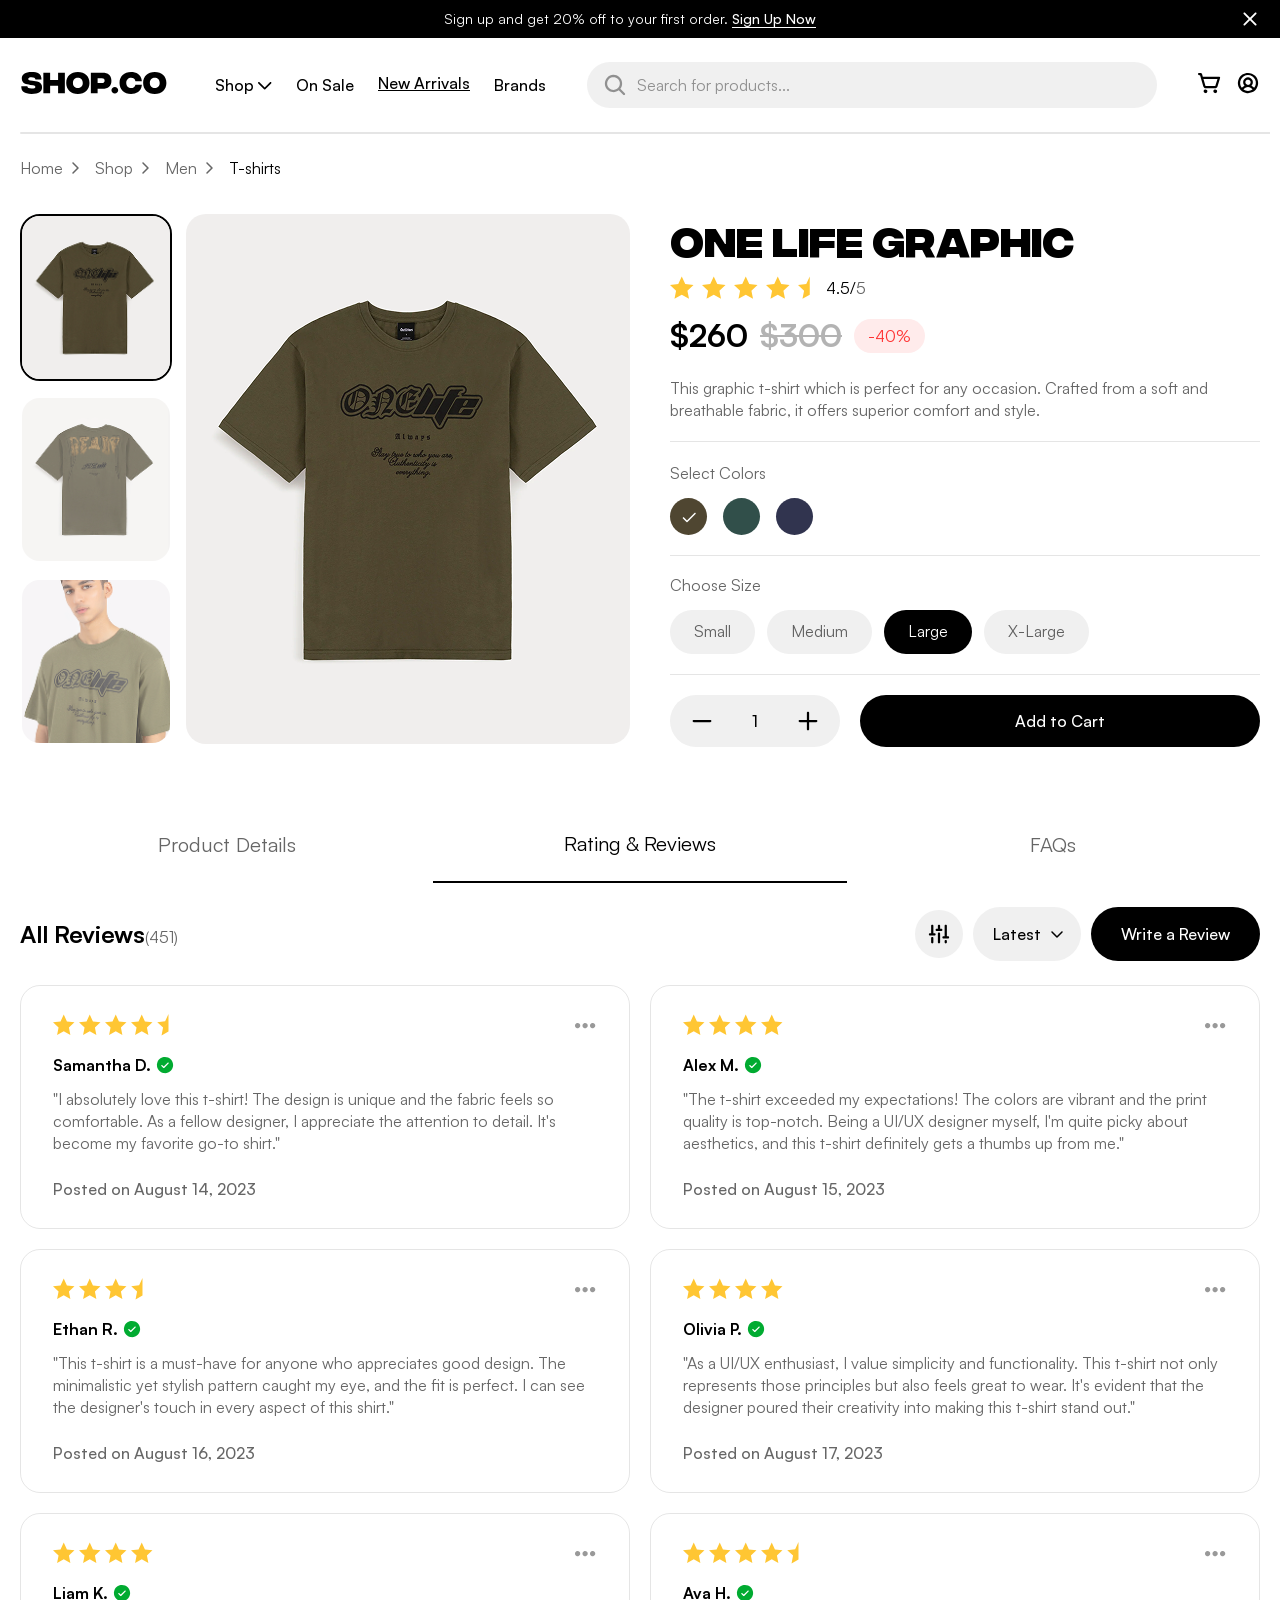
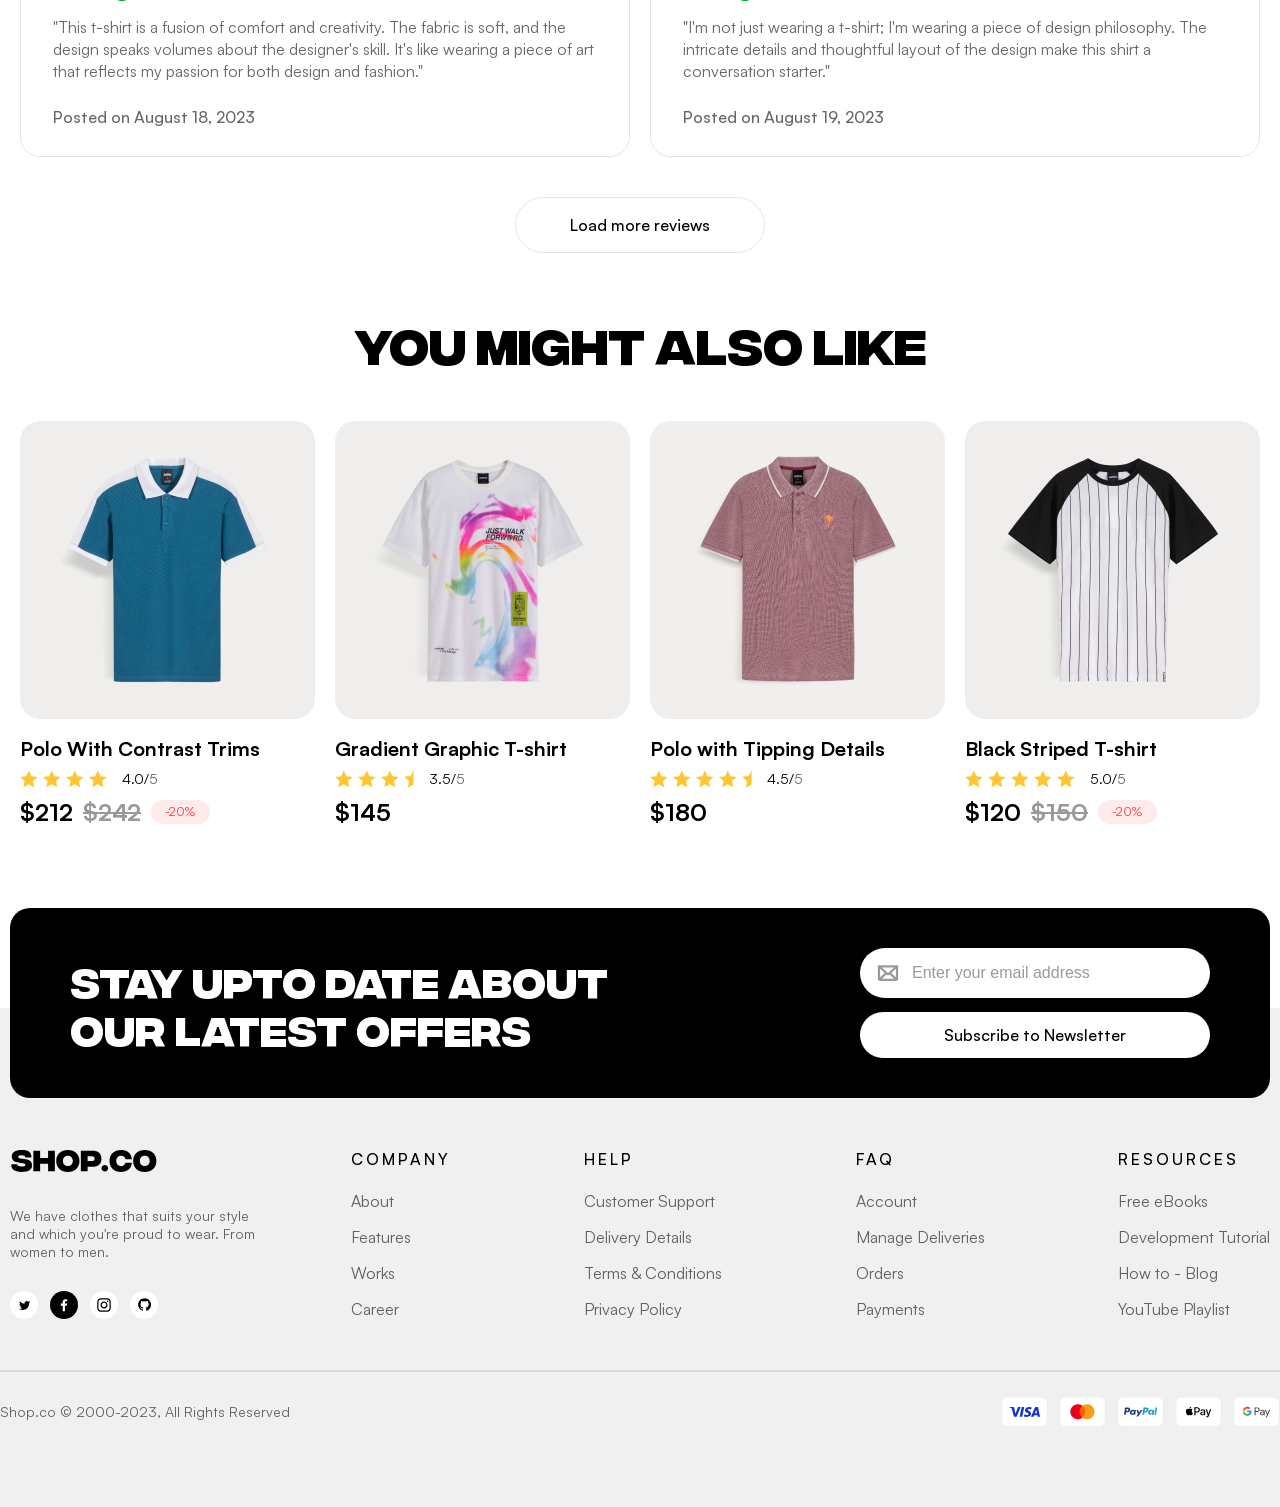
<file: Product Detail Page.html>
<!DOCTYPE html>
<html lang="en">
<head>
  <meta charset="UTF-8">
  <meta name="viewport" content="width=device-width, initial-scale=1.0">
  <title>Product Detail Page</title>
  <link rel="stylesheet" href="index.css" />
</head>
<body>
  
  <header>
    <div class="sale-line">
      <div class="container">
        <p>Sign up and get 20% off to your first order. <a>Sign Up Now</a></p>
        <button type="button"><img src="HomePage/header/sale-cross.svg" alt="" width="20" height="20" /></button>
      </div>
    </div>
    <div class="container">
      <div class="header-main">
        <div class="burger-menu-logo">
          <button class="burger-menu" type="button"><img src="HomePage/header/burger-menu.svg" alt="" width="24" height="24" /></button>
          <a class="logo" href="index.html"><img src="HomePage/header/shop.co.svg" alt="" width="160" height="22" /></a>
        </div>
        <ul>
          <li class="header-drop-down"><a href="#">Shop<img src="HomePage/header/arrow-list.svg" alt="" width="14" height="14" /></a></li>
          <li><a class="hover" href="#">On Sale</a></li>
          <li><a class="focus" href="Product Detail Page.html">New Arrivals</a></li>
          <li><a class="hover" href="Category Page.html">Brands</a></li>
        </ul>
        <label>
          <input class="header-search" type="search" placeholder="Search for products..." />
        </label>
        <div class="header-icon">
          <a class="header-search-black" href="#"><img src="HomePage/header/search-icon-black.svg" alt="" width="24" height="24" /></a>
          <a class="header-basket" href="Cart.html"><img src="HomePage/header/basket.svg" alt="" width="24" height="24" /></a>
          <a class="header-acount" href="#"><img src="HomePage/header/acount.svg" alt="" width="24" height="24" /></a>
        </div>
      </div>
    </div>
  </header>

  <main>
    <div class="hero-product">
      <div class="container">
        <nav class="bread-crumbs" aria-label="Breadcrumb">
          <ul>
            <li><a href="#"><span>Home</span><img src="ProductDetailPage/hero-block-item/arrow.svg" alt="" width="16" height="16" /></a></li>
            <li><a href="#"><span>Shop</span><img src="ProductDetailPage/hero-block-item/arrow.svg" alt="" width="16" height="16" /></a></li>
            <li><a href="#"><span>Men</span><img src="ProductDetailPage/hero-block-item/arrow.svg" alt="" width="16" height="16" /></a></li>
            <li><a class="active" aria-current="page" href="#">T-shirts</a></li>
          </ul>
        </nav>
        <div class="hero-product-item">
          <div class="photos-of-item">
            <div class="vertical-photo-of-item">
              <button class="photo-of-item active">
                <img src="ProductDetailPage/hero-block-item/first-item.png" alt="Khaki T-shirt front" width="152" height="167" />
              </button>
              <button class="photo-of-item">
                <img src="ProductDetailPage/hero-block-item/second-item.png" alt="Khaki T-shirt from the back" width="152" height="167" />
              </button>
              <button class="photo-of-item">
                <img src="ProductDetailPage/hero-block-item/third-item.png" alt="A man wearing a khaki T-shirt" width="152" height="167" />
              </button>
            </div>
            <div class="large-photo-of-item">
              <img src="ProductDetailPage/hero-block-item/large-item.png" alt="Khaki T-shirt view" width="444" height="530" />
            </div>
          </div>
          <div class="hero-product-description">
            <h2>One life graphic</h2>
            <div class="stars-with-mark-hero-product">
              <img src="ProductDetailPage/hero-block-item/star.svg" alt="" width="24" height="24" />
              <img src="ProductDetailPage/hero-block-item/star.svg" alt="" width="24" height="24" />
              <img src="ProductDetailPage/hero-block-item/star.svg" alt="" width="24" height="24" />
              <img src="ProductDetailPage/hero-block-item/star.svg" alt="" width="24" height="24" />
              <img src="ProductDetailPage/hero-block-item/half-star.svg" alt="" width="12" height="24" />
              <p>4.5/<span>5</span></p>
            </div>
            <div class="price-with-sale-hero-product">
              <p class="current-price">$260</p>
              <del class="old-price">$300</del>
              <p class="discount-badge">-40%</p>
            </div>
            <p class="discription-hero-product">This graphic t-shirt which is perfect for any occasion. Crafted from a soft and breathable fabric, it offers superior comfort and style.</p>
            <div class="select-color">
              <p>Select Colors</p>
              <div class="colors-btn">
                <button class="colors selected-color color-1" type="button"></button>
                <button class="colors color-2" type="button"></button>
                <button class="colors color-3" type="button"></button>
              </div>
            </div>
            <div class="size">
              <p>Choose Size</p>
              <div class="size-options">
                <button type="button">Small</button>
                <button type="button">Medium</button>
                <button class="selected-size" type="button">Large</button>
                <button type="button">X-Large</button>
              </div>
            </div>
            <div class="quantity-btn">
              <div class="quantity">
                <button type="button"><img src="ProductDetailPage/hero-block-item/minus-quantity.svg" alt="" width="24" height="24" /></button>
                <p>1</p>
                <button type="button"><img src="ProductDetailPage/hero-block-item/plus-quantity.svg" alt="" width="24" height="24" /></button>
              </div>
              <button class="add-to-cart" type="button">Add to Cart</button> 
            </div>
          </div>
        </div>
      </div>
    </div>

    <div class="reviews-product">
      <div class="container">
        <div class="tab-list">
          <p>Product Details</p>
          <p class="focus-tab">Rating & Reviews</p>
          <p>FAQs</p>
        </div>
        <div class="toolbar">
          <h4>All Reviews<span>(451)</span></h4>
          <div class="tool-function">
            <button class="filter" type="button"></button>
            <button class="drop-dowm" type="button">Latest</button>
            <button class="leave-review" type="submit">Write a Review</button>
          </div>
        </div>
        <div class="reviews-list">
          <div class="review-item">
            <div class="menu-in-review-item">
              <img src="ProductDetailPage/reviews-block/three-point.svg" alt="" width="24" height="24" />
            </div>
            <div class="mark">
              <img src="ProductDetailPage/reviews-block/star.svg" alt="" width="22" height="22" />
              <img src="ProductDetailPage/reviews-block/star.svg" alt="" width="22" height="22" />
              <img src="ProductDetailPage/reviews-block/star.svg" alt="" width="22" height="22" />
              <img src="ProductDetailPage/reviews-block/star.svg" alt="" width="22" height="22" />
              <img src="ProductDetailPage/reviews-block/half-star.svg" alt="" width="12" height="22" />
            </div>
            <div class="name-check">
              <h4>Samantha D.</h4>
              <img src="ProductDetailPage/reviews-block/check-mark.svg" alt="" width="20" height="20" />
            </div>
            <p>"I absolutely love this t-shirt! The design is unique and the fabric feels so comfortable. As a fellow designer, I appreciate the attention to detail. It's become my favorite go-to shirt."</p>
            <p class="review-data">Posted on August 14, 2023</p>
          </div>

          <div class="review-item">
            <div class="menu-in-review-item">
              <img src="ProductDetailPage/reviews-block/three-point.svg" alt="" width="24" height="24" />
            </div>
            <div class="mark">
              <img src="ProductDetailPage/reviews-block/star.svg" alt="" width="22" height="22" />
              <img src="ProductDetailPage/reviews-block/star.svg" alt="" width="22" height="22" />
              <img src="ProductDetailPage/reviews-block/star.svg" alt="" width="22" height="22" />
              <img src="ProductDetailPage/reviews-block/star.svg" alt="" width="22" height="22" />
            </div>
            <div class="name-check">
              <h4>Alex M.</h4>
              <img src="ProductDetailPage/reviews-block/check-mark.svg" alt="" width="20" height="20" />
            </div>
            <p>"The t-shirt exceeded my expectations! The colors are vibrant and the print quality is top-notch. Being a UI/UX designer myself, I'm quite picky about aesthetics, and this t-shirt definitely gets a thumbs up from me."</p>
            <p class="review-data">Posted on August 15, 2023</p>
          </div>

          <div class="review-item">
            <div class="menu-in-review-item">
              <img src="ProductDetailPage/reviews-block/three-point.svg" alt="" width="24" height="24" />
            </div>
            <div class="mark">
              <img src="ProductDetailPage/reviews-block/star.svg" alt="" width="22" height="22" />
              <img src="ProductDetailPage/reviews-block/star.svg" alt="" width="22" height="22" />
              <img src="ProductDetailPage/reviews-block/star.svg" alt="" width="22" height="22" />
              <img src="ProductDetailPage/reviews-block/half-star.svg" alt="" width="12" height="22" />
            </div>
            <div class="name-check">
              <h4>Ethan R.</h4>
              <img src="ProductDetailPage/reviews-block/check-mark.svg" alt="" width="20" height="20" />
            </div>
            <p>"This t-shirt is a must-have for anyone who appreciates good design. The minimalistic yet stylish pattern caught my eye, and the fit is perfect. I can see the designer's touch in every aspect of this shirt."</p>
            <p class="review-data">Posted on August 16, 2023</p>
          </div>

          <div class="review-item">
            <div class="menu-in-review-item">
              <img src="ProductDetailPage/reviews-block/three-point.svg" alt="" width="24" height="24" />
            </div>
            <div class="mark">
              <img src="ProductDetailPage/reviews-block/star.svg" alt="" width="22" height="22" />
              <img src="ProductDetailPage/reviews-block/star.svg" alt="" width="22" height="22" />
              <img src="ProductDetailPage/reviews-block/star.svg" alt="" width="22" height="22" />
              <img src="ProductDetailPage/reviews-block/star.svg" alt="" width="22" height="22" />
            </div>
            <div class="name-check">
              <h4>Olivia P.</h4>
              <img src="ProductDetailPage/reviews-block/check-mark.svg" alt="" width="20" height="20" />
            </div>
            <p>"As a UI/UX enthusiast, I value simplicity and functionality. This t-shirt not only represents those principles but also feels great to wear. It's evident that the designer poured their creativity into making this t-shirt stand out."</p>
            <p class="review-data">Posted on August 17, 2023</p>
          </div>

          <div class="review-item">
            <div class="menu-in-review-item">
              <img src="ProductDetailPage/reviews-block/three-point.svg" alt="" width="24" height="24" />
            </div>
            <div class="mark">
              <img src="ProductDetailPage/reviews-block/star.svg" alt="" width="22" height="22" />
              <img src="ProductDetailPage/reviews-block/star.svg" alt="" width="22" height="22" />
              <img src="ProductDetailPage/reviews-block/star.svg" alt="" width="22" height="22" />
              <img src="ProductDetailPage/reviews-block/star.svg" alt="" width="22" height="22" />
            </div>
            <div class="name-check">
              <h4>Liam K.</h4>
              <img src="ProductDetailPage/reviews-block/check-mark.svg" alt="" width="20" height="20" />
            </div>
            <p>"This t-shirt is a fusion of comfort and creativity. The fabric is soft, and the design speaks volumes about the designer's skill. It's like wearing a piece of art that reflects my passion for both design and fashion."</p>
            <p class="review-data">Posted on August 18, 2023</p>
          </div>

          <div class="review-item">
            <div class="menu-in-review-item">
              <img src="ProductDetailPage/reviews-block/three-point.svg" alt="" width="24" height="24" />
            </div>
            <div class="mark">
              <img src="ProductDetailPage/reviews-block/star.svg" alt="" width="22" height="22" />
              <img src="ProductDetailPage/reviews-block/star.svg" alt="" width="22" height="22" />
              <img src="ProductDetailPage/reviews-block/star.svg" alt="" width="22" height="22" />
              <img src="ProductDetailPage/reviews-block/star.svg" alt="" width="22" height="22" />
              <img src="ProductDetailPage/reviews-block/half-star.svg" alt="" width="12" height="22" />
            </div>
            <div class="name-check">
              <h4>Ava H.</h4>
              <img src="ProductDetailPage/reviews-block/check-mark.svg" alt="" width="20" height="20" />
            </div>
            <p>"I'm not just wearing a t-shirt; I'm wearing a piece of design philosophy. The intricate details and thoughtful layout of the design make this shirt a conversation starter."</p>
            <p class="review-data">Posted on August 19, 2023</p>
          </div>
        </div>
        <button class="load-more-review" type="button">Load more reviews</button>
      </div>
    </div>

    <div class="third-block-also-like">
      <div class="container">
        <h2>You might also like</h2>
        <div class="also-like-items">
          <div class="card-of-product-mit-sale">
            <img class="img-of-card" src="ProductDetailPage/also-like-block/img-1.png" alt="" width="295" height="298" />
            <h4>Polo <spna>with</spna> contrast trims</h4>
            <div class="stars-with-mark">
              <img src="HomePage/block-second/mark-star.svg" alt="" width="18" height="18" />
              <img src="HomePage/block-second/mark-star.svg" alt="" width="18" height="18" />
              <img src="HomePage/block-second/mark-star.svg" alt="" width="18" height="18" />
              <img src="HomePage/block-second/mark-star.svg" alt="" width="18" height="18" />
              <p>4.0/<span>5</span></p>
            </div>
            <div class="price-with-sale">
              <p class="price">$212<span class="sale-price">$242</span></p>
              <p class="sale">-20%</p>
            </div>
          </div>
          <div class="card-of-product">
            <img class="img-of-card" src="ProductDetailPage/also-like-block/img-2.png" alt="" width="295" height="298" />
            <h4>Gradient graphic t-<span>shirt</span></h4>
            <div class="stars-with-mark">
              <img src="HomePage/block-second/mark-star.svg" alt="" width="18" height="18" />
              <img src="HomePage/block-second/mark-star.svg" alt="" width="18" height="18" />
              <img src="HomePage/block-second/mark-star.svg" alt="" width="18" height="18" />
              <img src="HomePage/block-second/mark-half-star.svg" alt="" width="10" height="18" />
              <p>3.5/<span>5</span></p>
            </div>
            <p class="price">$145</p>
          </div>
          <div class="card-of-product">
            <img class="img-of-card" src="ProductDetailPage/also-like-block/img-3.png" alt="" width="295" height="298" />
            <h4>Polo <span>with</span> tipping details</h4>
            <div class="stars-with-mark">
              <img src="HomePage/block-second/mark-star.svg" alt="" width="18" height="18" />
              <img src="HomePage/block-second/mark-star.svg" alt="" width="18" height="18" />
              <img src="HomePage/block-second/mark-star.svg" alt="" width="18" height="18" />
              <img src="HomePage/block-second/mark-star.svg" alt="" width="18" height="18" />
              <img src="HomePage/block-second/mark-half-star.svg" alt="" width="10" height="18" />
              <p>4.5/<span>5</span></p>
            </div>
            <p class="price">$180</p>
          </div>
          <div class="card-of-product-mit-sale">
            <img class="img-of-card" src="ProductDetailPage/also-like-block/img-4.png" alt="" width="295" height="298" />
            <h4>Black striped t-<span>shirt</span></h4>
            <div class="stars-with-mark">
              <img src="HomePage/block-second/mark-star.svg" alt="" width="18" height="18" />
              <img src="HomePage/block-second/mark-star.svg" alt="" width="18" height="18" />
              <img src="HomePage/block-second/mark-star.svg" alt="" width="18" height="18" />
              <img src="HomePage/block-second/mark-star.svg" alt="" width="18" height="18" />
              <img src="HomePage/block-second/mark-star.svg" alt="" width="18" height="18" />
              <p>5.0/<span>5</span></p>
            </div>
            <div class="price-with-sale">
              <p class="price">$120<span class="sale-price">$150</span></p>
              <p class="sale">-20%</p>
            </div>
          </div>
        </div>
      </div>
    </div>

    <div class="upto-date">
      <div class="container">
        <h3>Stay upto date about our latest offers</h3>
        <div class="email-button">
          <input type="email" placeholder="Enter your email address" />
          <button type="button">Subscribe to Newsletter</button>
        </div>
      </div>
    </div>
  </main>

  <footer>
    <div class="container">
      <div class="footer-main">
        <div class="footer-logo-content">
          <a class="logo" href="/"><img src="HomePage/header/shop.co.svg" alt="" width="160" height="22" /></a>
          <p>We have clothes that suits your style and which you're proud to wear. From women to men.</p>
          <div class="footer-social-icon">
            <img src="HomePage/footer/twitter-icon.svg" alt="Twitter social link" width="28" height="28" />
            <img src="HomePage/footer/facebook-icon.svg" alt="Facebook social link" width="28" height="28" />
            <img src="HomePage/footer/instagram-icon.svg" alt="Instagram social link" width="28" height="28" />
            <img src="HomePage/footer/github-icon.svg" alt="Github social link" width="28" height="28" />
          </div>
        </div>
        <div class="links-navigation">
          <div class="h5-links">
            <h5>Company</h5>
            <ul>
              <li><a href="#">About</a></li>
              <li><a href="#">Features</a></li>
              <li><a href="#">Works</a></li>
              <li><a href="#">Career</a></li>
            </ul>
          </div>
          <div class="h5-links">
            <h5>Help</h5>
            <ul>
              <li><a href="#">Customer Support</a></li>
              <li><a href="#">Delivery Details</a></li>
              <li><a href="#">Terms & Conditions</a></li>
              <li><a href="#">Privacy Policy</a></li>
            </ul>
          </div>
          <div class="h5-links">
            <h5>FAQ</h5>
            <ul>
              <li><a href="#">Account</a></li>
              <li><a href="#">Manage Deliveries</a></li>
              <li><a href="#">Orders</a></li>
              <li><a href="#">Payments</a></li>
            </ul>
          </div>
          <div class="h5-links">
            <h5>Resources</h5>
            <ul>
              <li><a href="#">Free eBooks</a></li>
              <li><a href="#">Development Tutorial</a></li>
              <li><a href="#">How to - Blog</a></li>
              <li><a href="#">YouTube Playlist</a></li>
            </ul>
          </div>
        </div> 
      </div>
      <div class="footer-under-hr">
        <p>Shop.co © 2000-2023, All Rights Reserved</p>
        <div class="payment-methods">
          <img src="HomePage/footer/visa-icon.svg" alt="Visa payment" width="46" height="30" />
          <img src="HomePage/footer/mastercard-icon.svg" alt="Master card payment" width="46" height="30" />
          <img src="HomePage/footer/paypal-icon.svg" alt="Paypal payment" width="46" height="30" />
          <img src="HomePage/footer/applepay-icon.svg" alt="Applepay payment" width="46" height="30" />
          <img src="HomePage/footer/googlepay-icon.svg" alt="Googlepay payment" width="46" height="30" />
        </div>
      </div>
    </div>
  </footer>

</body>
</html>
</file>
<file: index.css>
@font-face {
  font-family: "Integral CF";
  src: url("font/Fontspring-DEMO-integralcf-bold.woff2") format("woff2");
  font-weight: 700;
  font-style: normal;
}

@font-face {
  font-family: "Satoshi";
  src: url("font/Satoshi-Bold.woff2") format("woff2");
  font-weight: 700;
  font-style: normal;
}

@font-face {
  font-family: "Satoshi";
  src: url("font/Satoshi-Medium.woff2") format("woff2");
  font-weight: 500;
  font-style: normal;
}

@font-face {
  font-family: "Satoshi";
  src: url("font/Satoshi-Regular.woff2") format("woff2");
  font-weight: 400;
  font-style: normal;
}

* {
  padding: 0;
  margin: 0;
}

body {
  width: 100%;
  overflow-x: hidden;
  background-color: #fff;
}

h1, h2, h3 {
  font-family: "Integral CF", sans-serif;
  color: #000;
}

h1 {
  font-size: 64px;
}

h2 {
  font-size: 48px;
}

h3 {
  color: #fff;
  font-size: 40px;
}

h4 {
  font-family: "Satoshi", sans-serif;
  font-weight: 700;
  color: #000;
  font-size: 16px;
}

h5 {
  font-family: "Satoshi", sans-serif;
  font-weight: 500;
  color: #000;
  letter-spacing: 3px;
  font-size: 16px;
  text-transform: uppercase;
}

p {
  font-family: "Satoshi", sans-serif;
  font-weight: 400;
  color: rgba(0, 0, 0, 60%);
  font-size: 16px;
}

li {
  list-style: none;
  white-space: nowrap;
}

button {
  border-style: none;
  padding: 0;
  background-color: transparent;
  font-family: "Satoshi", sans-serif;
  font-size: 16px;
  font-weight: 500;
}

a {
  text-decoration: none;
  color: #000;
  font-family: "Satoshi", sans-serif;
  font-size: 16px;
  font-weight: 500;
}

/* header */
.container  {
  width: 100%;
  max-width: 1260px;
  position: relative;
  display: flex;
  align-items: center;
  margin: 0 auto;
  overflow-x: hidden;
}

.sale-line  {
  width: 100%;
  background-color: #000;
}

.sale-line .container {
  padding: 10px 0;
  gap: 10px;
  position: relative;
}

.sale-line p {
  color: #fff;
  font-size: 14px;
  text-align: center;
  margin: 0 auto;
  padding: 0 30px 0 10px;
}

.sale-line p a {
  font-weight: 500;
  font-size: 14px;
  border-bottom: 1px solid #fff;
  cursor: pointer;
  color: #fff;
}

.sale-line button {
  width: 20px;
  height: 20px;
  position: absolute;
  right: 10px;
  top: 50%;
  transform: translateY(-50%);
  cursor: pointer;
}

.sale-line button img {
  width: 20px;
  height: auto;
}

.header-main {
  width: 100%;
  display: flex;
  flex-wrap: wrap;
  justify-content: space-between;
  align-items: center;
  padding: 24px 10px 24px 0;
  gap: 40px;
  row-gap: 20px;
}

.logo {
  padding-left: 4px;
}

.header-main ul {
  display: flex;
  align-items: center;
  gap: 24px;
  font-family: "Satoshi", sans-serif;
  font-size: 16px;
  font-weight: 400;
  color: #000;
}

.header-main ul li a.hover {
  display: inline-block;
  transition: transform 0.3s ease;
  will-change: transform;
}

.header-main ul li a.hover:hover {
  transform: scale(1.05);
  cursor: pointer;
}

.header-main ul li a.focus {
  font-size: 16px;
  text-decoration: underline;
  position: relative;
  top: -2px;
}

.header-drop-down a {
  display: flex;
  align-items: center;
  gap: 4px;
}

.header-drop-down img {
  position: relative;
  bottom: -1px;
}

.header-main label {
  flex-grow: 1;
  max-width: 570px;
  min-width: 150px;
}

.search-wrapper {
  position: relative;
  width: 100%;
  display: flex;
}

input.header-search {
  width: 100%;
  font-family: "Satoshi", sans-serif;
  font-size: 16px;
  font-weight: 400;
  background-color: #f0f0f0;
  background-image: url("HomePage/header/search-icon.svg");
  background-repeat: no-repeat;
  background-position: 16px center;
  background-size: 24px;
  padding: 12px 45px 12px 50px;
  border-radius: 30px;
  border: none;
  box-sizing: border-box;
  outline: none;
  transition: 
    background-position 0.3s ease,
    padding-left 0.3s ease;
}

input[type="search"]::-webkit-search-cancel-button {
  display: none;
}

input.header-search::placeholder {
  color: rgba(0, 0, 0, 0.4);
  transition: color 0.3s ease;
}

input.header-search:focus::placeholder {
  color: transparent;
}

input.header-search:focus {
  background-position: left -40px center;
  padding-left: 20px;
}

.search-clear-btn {
  width: 20px;
  height: 20px;
  position: absolute;
  right: 12px;
  top: 50%;
  transform: translateY(-50%);
  background: none;
  border: none;
  padding: 0;
  cursor: pointer;
  z-index: 2;
  opacity: 0;
  visibility: hidden;
  transition: opacity 0.5s ease, visibility 0.5s ease;
}

input.header-search:not(:placeholder-shown) + .search-clear-btn {
  opacity: 1;
  visibility: visible;
}

.header-icon {
  display: flex;
  align-items: center;
  gap: 14px;
}

.header-search-black {
  display: none;
}

.header-icon img {
  width: 24px;
  height: auto;
  cursor: pointer;
}

@media (max-width: 1920px) {
  .burger-menu {
    display: none;
  }
}

@media (max-width: 910px) {
  .header-main label {
    display: none;
  }

  input.header-search {
    display: none;
  }

  .header-search-black {
    display: flex;
  }
}

@media (max-width: 690px) {
  .header-main ul {
    display: none;
  }

  .burger-menu-logo {
    display: flex;
    align-items: center;
  }

  .burger-menu {
    display: flex;
    align-items: center;
    padding: 0 10px;
  }

  .burger-menu img {
    width: 24px;
    height: auto;
  }

  .logo {
    padding-left: 0;
  }
}

@media (max-width: 400px) {
  .sale-line p {
    display: flex;
    flex-direction: column;
    align-items: center;
  }
}

/* hero-block */
.hero-block {
  background: #f2f0f1 url("HomePage/block-hero/hero-background.png") no-repeat right center;
  position: relative;
}

.hero-block .container {
  display: flex;
  flex-direction: column;
  align-items: start;
}

.hero-block img.larg-star {
  position: absolute;
  top: 86px;
  right: 130px;
}

.hero-block img.small-star {
  position: absolute;
  top: 320px;
  right: 670px;
}

.hero-block .container h1 {
  max-width: 570px;
  width: 100%;
  line-height: 100%;
  margin-top: 100px;
  margin-bottom: 30px;
  padding: 0 10px;
  flex-wrap: wrap;
}

.hero-block .container p.hero-p-content {
  max-width: 550px;
  width: 100%;
  margin-bottom: 30px;
  padding: 0 10px;
  flex-wrap: wrap;
}

.hero-block .container a {
  margin-bottom: 30px;
  margin-left: 10px;
  padding: 16px 54px;
  background-color: #000;
  border-radius: 30px;
  color: #fff;
  transition: transform 0.5s ease;
}

.hero-block .container a:hover {
  transform: scale(1.05);
}

.statistics {
  display: flex;
  align-items: center;
  margin-bottom: 100px;
  padding: 0 10px;
}

.statistics-includ {
  display: flex;
  flex-direction: column;
  align-items: start;
}

.statistics-includ h4 {
  font-size: 40px;
}

.statistics-includ p {
  white-space: nowrap;
}

.statistics-includ-1 {
  padding-right: 32px;
  border-right: 2px solid rgba(0, 0, 0, 10%);
}

.statistics-includ-2 {
  padding: 0 32px;
}

.statistics-includ-3 {
  padding-left: 32px;
  border-left: 2px solid rgba(0, 0, 0, 10%);
}

.list-of-shops {
  width: 100%;
  background-color: #000;
}

.list-of-shops .container {
  width: calc(100% - 20px);
  display: flex;
  justify-content: space-between;
  align-items: center;
  flex-wrap: wrap;
  padding: 40px 0;
  gap: 20px;
}

@media (max-width: 1300px) {
  .hero-block {
    background: #f2f0f1 url("HomePage/block-hero/hero-background-vertical.png") no-repeat center bottom;
    height: 880px;
  }

  .hero-block .container {
    align-items: center;
  }

  .hero-block .container h1 {
    width: 100%;
    line-height: 100%;
    margin-top: 40px;
    margin-bottom: 20px;
    padding: 0 10px;
  }

  .hero-block .container p.hero-p-content {
    width: 100%;
    padding: 0 10px;
  }
}

@media (max-width: 690px) {
  .hero-block .container {
    align-items: start;
  }

  .hero-block .container h1 {
    width: calc(100% - 32px);
    line-height: 100%;
    margin-top: 40px;
    margin-bottom: 20px;
    padding: 0;
    font-size: 36px;
  }

  .hero-block .container p.hero-p-content {
    width: calc(100% - 32px);
    margin-bottom: 24px;
    padding: 0;
    font-size: 14px;
  }

  .hero-block .container a {
    margin: 0 auto 20px;
    display: block;
    width: calc(100% - 32px);
    box-sizing: border-box;
    text-align: center;
  }

  .statistics {
    width: calc(100% - 32px);
    display: grid;
    grid-template-columns: 1fr 1fr;
    row-gap: 20px;
    justify-items: center;
    margin: 0;
  }

  .statistics-includ {
    display: flex;
    flex-direction: column;
    align-items: flex-start;
    text-align: left;
    width: fit-content;
  }

  .statistics-includ h4 {
    font-size: 24px;
  }

  .statistics-includ p {
    font-size: 12px;
  }

  .statistics-includ-1 {
    padding-right: 32px;
    border-right: 1px solid rgba(0, 0, 0, 10%);
    justify-self: end;
  }

  .statistics-includ-2 {
    padding-left: 32px;
    justify-self: start;
  }

  .statistics-includ-3 {
    grid-column: 1 / 3;
    justify-self: center;
    padding-left: 0;
    border-left: none;
  }
}

/* second-block */
.second-block .container {
  display: flex;
  flex-direction: column;
  align-items: center;
}

.cards-second-block {
  width: 100%;
  padding: 80px 10px;
  display: flex;
  flex-direction: column;
  align-items: center;
}

.cards-second-block-with-border {
  border-bottom: 2px solid rgba(0, 0, 0, 10%);
}

.cards-second-block h2 {
  margin-bottom: 50px;
}

.item-cards {
  width: 100%;
  display: flex;
  justify-content: space-between;
  align-items: center;
  margin-bottom: 80px;
}

.card-of-product, .card-of-product-mit-sale {
  display: flex;
  flex-direction: column;
  align-items: start;
  transition: transform 0.5s ease;
  padding: 0 10px;
}

.card-of-product:hover, .card-of-product-mit-sale:hover {
  transform: scale(1.03);
  cursor: pointer;
}

.card-of-product h4, .card-of-product-mit-sale h4 {
  font-size: 20px;
  margin: 16px 0 8px;
  text-transform: capitalize;
}

.card-of-product h4 span, .card-of-product-mit-sale h4 span {
  text-transform: none;
}

.stars-with-mark {
  display: flex;
  align-items: center;
  gap: 5px;
  margin-bottom: 8px;
}

.stars-with-mark p {
  font-size: 14px;
  margin-left: 10px;
  color: #000;
}

.stars-with-mark span {
  color: rgba(0, 0, 0, 60%);
}

p.price {
  font-size: 24px;
  font-weight: 700;
  color: #000;
}

.price-with-sale {
  display: flex;
  align-items: center;
  gap: 10px;
}

.sale-price {
  color: #999;
  text-decoration: line-through 1.5px;
  margin-left: 10px;
}

p.sale {
  font-size: 12px;
  padding: 4px 14px;
  color: #f33;
  background-color: #ffebeb;
  border-radius: 20px;
}

.view-all {
  padding: 16px 54px;
  border: 2px solid rgba(0, 0, 0, 10%);
  border-radius: 30px;
  transition: transform 0.5s ease;
}

.view-all:hover {
  transform: scale(1.05);
  background-color: rgba(0, 0, 0, 10%);
  cursor: pointer;
}

.img-of-card {
  transition: transform 0.5s ease;
  border-radius: 20px;
}

/* third-block */
.third-block .container {
  max-width: 1240px;
  width: 100%;
  display: flex;
  flex-direction: column;
  align-items: center;
  background-color: #f0f0f0;
  border-radius: 30px;
  padding: 60px 60px;
  margin-bottom: 80px;
  box-sizing: border-box;
}

.third-block .container h2 {
  margin-bottom: 60px;
}

.third-block-dress-style {
  max-width: 1110px;
  width: 100%;
  display: grid;
  grid-template-columns: 1fr 1fr 1fr;
  gap: 20px;
}

.third-block-dress h4 {
  font-size: 36px;
  position: absolute;
  top: 20px;
  left: 40px;
}

.third-block-dress {
  position: relative;
  height: 289px;
  overflow: hidden;
  transition: transform 0.5s ease;
}

.third-block-dress:hover {
  transform: scale(1.03);
  cursor: pointer;
}

.third-block-dress img {
  width: 100%;
  height: 100%;
  object-fit: cover;
  border-radius: 20px;
}

.casual, .gym {
  grid-column: span 1;
}

.formal, .party {
  grid-column: span 2;
}

/* fourth-block */
.fourth-block {
  width: 100%;
  position: relative;
}

.fourth-block .container {
  width: 100%;
  display: flex;
  flex-direction: column;
  align-items: center;
}

.text-arrows {
  width: calc(100% - 20px);
  display: flex;
  justify-content: space-between;
  align-items: center;
  margin-bottom: 40px;
}

.text-arrows div.arrows {
  display: flex;
  align-items: center;
  gap: 16px;
  margin-right: 20px;
}

.arrow-left-arrows, .arrow-right-arrows {
  transition: transform 0.3s ease;
}

.arrow-left-arrows:hover, .arrow-right-arrows:hover {
  transform: scale(1.2);
  cursor: pointer;
}

.reviews-fourth-block {
  width: calc(100% - 20px);
  display: grid;
  grid-template-columns: 1fr 1fr 1fr;
  align-items: center;
  gap: 20px;
}

.review {
  display: flex;
  flex-direction: column;
  align-items: start;
  gap: 15px;
  padding: 28px 32px;
  border: 1px solid rgba(0, 0, 0, 10%);
  border-radius: 20px;
  margin-bottom: 80px;
}

.name-check {
  display: flex;
  align-items: center;
  gap: 4px;
}

.review p {
  font-size: 14px;
}

/* upto-date */
.upto-date {
  width: 100%;
  margin-bottom: -90px;
  position: relative;
  z-index: 2;
}

.upto-date .container {
  background-color: #000;
  border: none;
  border-radius: 20px;
  padding: 40px 0;
  justify-content: space-between;
  gap: 30px;
}

.upto-date h3 {
  max-width: 550px;
  margin-left: 60px;
}

.upto-date .email-button {
  max-width: 350px;
  width: 100%;
  display: flex;
  flex-direction: column;
  align-items: center;
  gap: 14px;
  margin-right: 60px;
}

.email-button input {
  width: 100%;
  background: #fff url("HomePage/block-reviews/email-icon.svg") no-repeat left 16px center;
  padding: 16px 20px 16px 52px;
  margin: 0;
  border: none;
  border-radius: 30px;
  font-size: 16px;
  font-weight: 400;
  box-sizing: border-box;
  outline: none;
  transition:
    background-position 0.3s ease,
    padding-left 0.3s ease;
}

.email-button input::placeholder {
  color: rgba(0, 0, 0, 40%);
  transition: color 0.3s ease;
}

.email-button input:focus::placeholder {
  color: transparent;
}

.email-button input:focus {
  background-position: left -40px center; 
  padding-left: 20px;
}

.email-button button {
  width: 100%;
  background-color: #fff;
  border: none;
  border-radius: 30px;
  padding: 12px 16px;
  transition: transform 0.5s ease;
}

.email-button button:hover {
  transform: scale(1.05);
  cursor: pointer;
}

/* footer */
footer {
  width: 100%;
  position: relative;
  background-color: #f0f0f0;
  z-index: 1;
  padding: 140px 0 80px;
}

footer div.container {
  max-width: 1280px;
  width: 100%;
  display: flex;
  flex-direction: column;
  align-items: start;
}

.footer-main {
  width: 100%;
  display: flex;
  gap: 100px;
  align-items: center;
  padding-bottom: 50px;
  border-bottom: 2px solid rgba(0, 0, 0, 10%);
}

.footer-logo-content {
  display: flex;
  flex-direction: column;
  align-items: start;
  gap: 30px;
}

.footer-logo-content p {
  max-width: 340px;
  width: 100%;
  margin-left: 10px;
  font-size: 14px;
}

.footer-social-icon {
  display: flex;
  align-items: center;
  gap: 12px;
  margin-left: 10px;
}

.links-navigation {
  width: 100%;
  display: flex;
  justify-content: space-between;
  align-items: center;
  margin-right: 10px;
}

.h5-links {
  display: flex;
  flex-direction: column;
  align-items: start;
  gap: 20px;
}

.h5-links ul {
  display: flex;
  flex-direction: column;
  align-items: start;
  gap: 14px;
  font-family: "Satoshi", sans-serif;
  font-weight: 400;
  color: rgba(0, 0, 0, 60%);
}

.h5-links ul li a {
  display: inline-block;
  font-family: "Satoshi", sans-serif;
  font-weight: 400;
  color: rgba(0, 0, 0, 60%);
  transition: transform 0.5s ease;
}

.h5-links ul li a:hover {
  transform: scale(1.1);
  cursor: pointer;
  color: #000;
}

.footer-under-hr {
  width: 100%;
  display: flex;
  justify-content: space-between;
  align-items: center;
  margin-top: 25px;
}

.footer-under-hr p {
  font-size: 14px;
  font-weight: 400;
  color: rgba(0, 0, 0, 60%);
}

.payment-methods {
  display: flex;
  align-items: center;
  gap: 12px;
}

/* Product Detail Page */
.hero-product {
  width: 100%;
  position: relative;
  margin-bottom: 80px;
}

.hero-product .container {
  display: flex;
  flex-direction: column;
  align-items: start;
}

.bread-crumbs {
  max-width: 1260px;
  width: 100%;
  padding: 25px 10px 35px;
  position: relative;
}

.bread-crumbs::before {
  content: "";
  position: absolute;
  top: 0;
  left: 50%;
  transform: translateX(-50%);
  width: calc(100% - 20px);
  height: 1.5px;
  background-color: rgba(0, 0, 0, 10%);
  border-radius: 2px;
}

.bread-crumbs ul {
  display: flex;
  align-items: center;
  gap: 12px;
}

.bread-crumbs a {
  font-weight: 400;
  color: rgba(0, 0, 0, 60%);
  display: flex;
  align-items: center;
  gap: 4px;
}

.bread-crumbs a span {
  transition: transform 0.3s ease;
}

.bread-crumbs a span:not(.active, .bread-crumbs a img):hover {
  transform: scale(1.05);
  cursor: pointer;
}

.bread-crumbs a img {
  cursor: default;
}

.bread-crumbs a.active {
  color: #000;
  cursor: default;
}

.hero-product-item {
  width: 100%;
  display: flex;
  align-items: flex-start;
  gap: 40px;
  padding: 0 10px;
  box-sizing: border-box;
}

.photos-of-item {
  display: flex;
  align-items: flex-start;
  gap: 14px;
}

.vertical-photo-of-item {
  display: flex;
  flex-direction: column;
  gap: 10px;
}

.vertical-photo-of-item button {
  background: none;
  border: none;
  cursor: pointer;
  outline: none;
}

button.active img {
  width: 152px;
  height: 167px;
  border: 2px solid #000;
  border-radius: 20px;
  box-sizing: border-box;
  opacity: 1;
}

.vertical-photo-of-item img {
  width: 152px;
  height: 167px;
  border-radius: 20px;
  border: 2px solid transparent;
  transition: border 0.7s ease;
  box-sizing: border-box;
  opacity: 0.7;
}

.vertical-photo-of-item:hover button.active img {
  border-color: transparent;
  opacity: 0.7;
}

.vertical-photo-of-item img:hover {
  border-color: #000 !important; 
  cursor: pointer;
  opacity: 1 !important;
}

.large-photo-of-item img {
  border-radius: 20px;
}

.hero-product-description {
  width: 100%;
}

.hero-product-description h2 {
  font-size: 40px;
  margin-bottom: 14px;
}

.stars-with-mark-hero-product {
  display: flex;
  align-items: center;
  gap: 8px;
  margin-bottom: 14px;
}

.stars-with-mark-hero-product p {
  font-size: 16px;
  font-weight: 400;
  margin-left: 8px;
  color: #000;
}

.stars-with-mark-hero-product p span {
  color: rgba(0, 0, 0, 60%);
}

.price-with-sale-hero-product {
  display: flex;
  align-items: center;
  gap: 12px;
  margin-bottom: 20px;
}

.price-with-sale-hero-product p.current-price {
  font-size: 32px;
  font-weight: 700;
  color: #000;
}

.price-with-sale-hero-product del.old-price {
  font-family: "Satoshi", sans-serif;
  font-size: 32px;
  font-weight: 700;
  color: #b3b3b3;
  text-decoration: line-through 1.5px solid;
}

.price-with-sale-hero-product p.discount-badge {
  color: #f33;
  background-color: #ffebeb;
  padding: 6px 14px;
  border-radius: 20px;
}

.discription-hero-product {
  padding-bottom: 20px;
  margin-bottom: 20px;
  border-bottom: 1px solid rgba(0, 0, 0, 10%);
}

.select-color {
  padding-bottom: 20px;
  margin-bottom: 18px;
  border-bottom: 1px solid rgba(0, 0, 0, 10%);
}

.select-color p {
  margin-bottom: 14px;
}

.colors-btn {
  max-width: 150px;
  width: 100%;
  display: flex;
  align-items: center;
  gap: 16px;
  
}

.colors {
  width: 37px;
  height: 37px;
  border-radius: 50%;
  position: relative;
  cursor: pointer;
  border: none;
}

.colors::after {
  content: "";
  position: absolute;
  top: 0; right: 0; bottom: 0; left: 0;
  background: url("ProductDetailPage/hero-block-item/choice-of-color.svg") no-repeat center;
  background-size: 16px;
  opacity: 0;
  transition: opacity 0.5s ease;
}

.selected-color::after {
  opacity: 1;
}

.colors-btn:hover .selected-color::after {
  opacity: 0;
}

.colors-btn .colors:hover::after {
  opacity: 1;
}

.color-1 { background-color: #4f4631; }
.color-2 { background-color: #314f4a; }
.color-3 { background-color: #31344f; }

.size {
  display: flex;
  flex-direction: column;
  align-items: start;
  gap: 14px;
  padding-bottom: 20px;
  margin-bottom: 20px;
  border-bottom: 1px solid rgba(0, 0, 0, 10%);
}

.size-options {
  display: flex;
  align-items: center;
  gap: 12px;
}

.size-options button {
  outline: none;
  font-size: 16px;
  font-weight: 400;
  padding: 10px 24px 12px;
  border: none;
  border-radius: 30px;
  background-color: #f0f0f0;
  color: rgba(0, 0, 0, 60%);
  cursor: pointer;
  transition: background-color 0.5s ease;
}

.size-options button.selected-size {
  background-color: #000;
  color: #fff;
}

.size-options:hover button.selected-size {
  background-color: #f0f0f0;
  color: rgba(0, 0, 0, 60%);
}

.size-options button:hover, .size-options button.selected-size:hover {
  background-color: #000;
  color: #fff;
}

.quantity-btn {
  width: 100%;
  display: flex;
  align-items: center;
  gap: 20px;
}

.quantity {
  display: flex;
  align-items: center;
  gap: 38px;
  padding: 14px 20px;
  background-color: #f0f0f0;
  border: none;
  border-radius: 30px;
}

.quantity img {
  display: flex;
  align-items: center;
  transition: transform 0.3s ease;
  will-change: transform;
}

.quantity img:hover {
  transform: scale(1.15);
  cursor: pointer;
}

.quantity p {
  padding: 0;
  margin: 0;
  font-size: 16px;
  font-weight: 500;
  color: #000;
}

.add-to-cart {
  width: 100%;
  padding: 15px 54px;
  background-color: #000;
  border: none;
  border-radius: 30px;
  color: #fff;
  transition: transform 0.5s ease;
  will-change: transform;
}

.add-to-cart:hover {
  transform: scale(1.03);
  cursor: pointer;
}

.reviews-product {
  width: 100%;
}

.reviews-product .container {
  flex-direction: column;
}

.tab-list {
  width: calc(100% - 20px);
  display: flex;
  justify-content: space-between;
  align-items: center;
  margin-bottom: 24px;
}

.tab-list p {
  max-width: 414px;
  width: 100%;
  text-align: center;
  font-size: 20px;
  font-weight: 400;
  padding-bottom: 24px;
}

.focus-tab {
  height: 100%;
  font-size: 20px;
  font-weight: 500;
  color: #000;
  padding-bottom: 24px;
  border-bottom: 2px solid #000;
}

.toolbar {
  width: calc(100% - 20px);
  display: flex;
  justify-content: space-between;
  align-items: center;
  margin-bottom: 24px;
}

.toolbar h4 {
  font-size: 24px;
}

.toolbar h4 span {
  font-size: 16px;
  font-weight: 400;
  color: rgba(0, 0, 0, 60%);
}

.tool-function {
  display: flex;
  align-items: center;
  gap: 10px;
}

.filter {
  width: 48px;
  height: 48px;
  background: #f0f0f0 url("ProductDetailPage/reviews-block/filter.svg") no-repeat center;
  border-radius: 30px;
  padding: 16px 20px;
  cursor: pointer;
}

.drop-dowm {
  background: #f0f0f0 url("ProductDetailPage/reviews-block/arrow-latest.svg") no-repeat right 16px center;
  border-radius: 30px;
  padding: 16px 40px 16px 20px;
  cursor: pointer;
}

.leave-review {
  padding: 16px 30px;
  border: none;
  border-radius: 30px;
  background-color: #000;
  color: #fff;
  transition: transform 0.5s ease;
}

.leave-review:hover {
  transform: scale(1.03);
  cursor: pointer;
}

.reviews-list {
  width: calc(100% - 20px);
  display: grid;
  grid-template-columns: 1fr 1fr;
  row-gap: 20px;
  column-gap: 20px;
  margin-bottom: 40px;
}

.review-item {
  max-width: 100%;
  padding: 28px 32px;
  border: 1px solid rgba(0, 0, 0, 10%);
  border-radius: 20px;
  position: relative;
  transition: border-color 0.5s ease;
}

.review-item:has(.menu-in-review-item:hover) {
  border-color: #000;
}

.menu-in-review-item {
  position: absolute;
  top: 28px;
  right: 32px;
  width: 24px;
  height: 24px;
  cursor: pointer;
  transition: transform 0.5s ease;
  will-change: transform;
}

.menu-in-review-item img {
  display: block;
  transition: opacity 0.5s ease;
  opacity: 1;
}

.menu-in-review-item::after {
  content: "";
  position: absolute;
  top: 0;
  left: 0;
  width: 100%;
  height: 100%;
  background: url("ProductDetailPage/reviews-block/three-point-black.svg") no-repeat center;
  background-size: contain;
  opacity: 0;
  transition: opacity 0.5s  ease;
}

.menu-in-review-item:hover {
  transform: scale(1.1);
}

.menu-in-review-item:hover img {
  opacity: 0;
}

.menu-in-review-item:hover::after {
  opacity: 1;
}

.review-item .mark {
  margin-bottom: 14px;
}


.review-item .name-check {
  margin-bottom: 12px;
}


.review-item p {
  margin-bottom: 24px;
  transition: color 0.5s ease;
}

.review-item:has(.menu-in-review-item:hover) p:not(.review-data) {
  color: #000;
}

.review-data {
  font-weight: 500;
}

.review-item .review-data {
  margin: 0;
}

.load-more-review {
  padding: 16px 54px;
  border: 1px solid rgba(0, 0, 0, 0.1);
  border-radius: 30px;
  margin-bottom: 60px;
  transition: transform 0.5s ease;
  will-change: transform;
}

.load-more-review:hover {
  transform: scale(1.03);
  background-color: rgba(0, 0, 0, 0.1);
  cursor: pointer;
}

.third-block-also-like {
  width: 100%;
}

.third-block-also-like .container {
  display: flex;
  flex-direction: column;
  align-items: center;
}

.third-block-also-like h2 {
  margin-bottom: 50px;
}

.also-like-items {
  width: 100%;
  display: flex;
  align-items: center;
  margin-bottom: 80px;
}

/* Category Page */
.filters-casual .container {
  width: 100%;
  display: flex;
  align-items: start;
  gap: 20px;
}

aside {
  max-width: 230px;
  width: 100%;
  margin-left: 10px;
  padding: 20px;
  border: 1px solid rgba(0, 0, 0, 0.1);
  border-radius: 20px;
}

.filter-with-icon {
  width: 100%;
  display: flex;
  justify-content: space-between;
  align-items: center;
  padding-bottom: 20px;
  border-bottom: 1px solid rgba(0, 0, 0, 0.1);
  margin-bottom: 20px;
}

.filter-with-icon h4 {
  font-size: 20px;
}

.category-of-filter {
  display: flex;
  flex-direction: column;
  align-items: start;
  gap: 20px;
  padding-bottom: 20px;
  border-bottom: 1px solid rgba(0, 0, 0, 0.1);
  margin-bottom: 20px;
}

.item-of-category {
  width: 100%;
  display: flex;
  justify-content: space-between;
  align-items: center;
}

.item-of-category img {
  margin-right: 4px;
}

.price-of-category {
  width: 100%;
  display: flex;
  flex-direction: column;
  align-items: start;
  gap: 10px;
  padding-bottom: 40px;
  border-bottom: 1px solid rgba(0, 0, 0, 0.1);
  margin-bottom: 20px;
}

.price-of-category-header {
  width: 100%;
  justify-content: space-between;
  display: flex;
  align-items: center;
}

.price-of-category-header h4 {
  font-size: 20px;
}

.price-of-category-header img {
  margin-right: 4px;
}

/* стили к slider */
.price-slider-of-category {
  position: relative;
  width: 100%;
  height: 40px;
}

input[type="range"] {
  -webkit-appearance: none;
  -moz-appearance: none;
  appearance: none;
  width: 100%;
  outline: none;
  position: absolute;
  margin: auto;
  top: 0;
  bottom: 0;
  background-color: transparent;
  pointer-events: none;
}

.slider-track {
  width: 100%;
  height: 6px;
  position: absolute;
  margin: auto;
  top: 0;
  bottom: 0;
  border-radius: 5px;
  background: #000;
}

/* стили бегунков(кружочков) */
input[type="range"]::-webkit-slider-thumb {
  -webkit-appearance: none;
  height: 20px;
  width: 20px;
  background-color: #000;
  border-radius: 50%;
  cursor: pointer;
  pointer-events: auto;
  border: none;
}

/* контейнер для цен */
.values {
  display: flex;
  justify-content: space-between;
  width: 100%;
  margin-top: 30px;
  font-family: "Satoshi", sans-serif;
  font-size: 14px;
  font-weight: 500;
  color: #000;
}

.colors-of-category {
  width: 100%;
  display: flex;
  flex-direction: column;
  align-items: start;
  gap: 20px;
  padding-bottom: 30px;
  border-bottom: 1px solid rgba(0, 0, 0, 0.1);
  margin-bottom: 20px;
}

.colors-of-category-header {
  width: 100%;
  display: flex;
  justify-content: space-between;
  align-items: center;
}

.colors-of-category-header h4 {
  font-size: 20px;
}

.colors-of-category-header img {
  margin-right: 4px;
}

.solors-item__of-category {
  width: 100%;
  display: flex;
  flex-wrap: wrap;
  gap: 10px;
  transition: background-image 0.5s ease;
}

.color-item {
  width: 37px;
  height: 37px;
  border: 2px solid rgba(0, 0, 0, 0.2);
  border-radius: 50%;
  cursor: pointer;
  transition: transform 0.5s ease;
  position: relative;
}

.color-item::after {
  content: "";
  position: absolute;
  top: 0; right: 0; bottom: 0; left: 0;
  background: url("CategoryPage/icon/selected-icon.svg") no-repeat center;
  background-size: 16px;
  opacity: 0;
  transition: opacity 0.5s ease;
}

.color-item-selected::after {
  opacity: 1;
}

.color-item:hover {
  transform: scale(1.05);
}

.solors-item__of-category:hover .color-item-selected::after {
  opacity: 0;
}

.solors-item__of-category .color-item:hover::after {
  opacity: 1;
}

.color-item-9:hover::after, .color-item-9.color-item-selected::after {
  filter: invert(100%);
}

.color-item-1 { background-color: #00c12b; }
.color-item-2 { background-color: #f50606; }
.color-item-3 { background-color: #f5dd06; }
.color-item-4 { background-color: #f57906; }
.color-item-5 { background-color: #06caf5; }
.color-item-6 { background-color: #063af5; }
.color-item-7 { background-color: #7d06f5; }
.color-item-8 { background-color: #f506a4; }
.color-item-9 { background-color: #ffffff; }
.color-item-10 { background-color: #000000; }

.size-of-category {
  width: 100%;
  display: flex;
  flex-direction: column;
  align-items: start;
  gap: 20px;
  padding-bottom: 20px;
  border-bottom: 1px solid rgba(0, 0, 0, 0.1);
  margin-bottom: 20px;
}

.size-of-category-header {
  width: 100%;
  display: flex;
  justify-content: space-between;
  align-items: center;
}

.size-of-category-header h4 {
  font-size: 20px;
}

.size-of-category-header img {
  margin-right: 4px;
}

.size-item__of-category {
  width: 100%;
  display: flex;
  flex-wrap: wrap;
  gap: 8px;
}

.size-item {
  font-family: "Satoshi", sans-serif;
  font-size: 14px;
  font-weight: 400;
  color: rgba(0, 0, 0, 0.6);
  padding: 8px 20px 10px;
  background-color: #f0f0f0;
  border: none;
  border-radius: 30px;
  transition: transform 0.5s ease, color 0.5s ease, background-color 0.5s ease;
  cursor: pointer;
  will-change: transform, color, background-color;
}

.size-item-active {
  color: #fff;
  background-color: #000;
}

.size-item__of-category:hover .size-item-active {
  color: rgba(0, 0, 0, 0.6);
  background-color: #f0f0f0;
}

.size-item__of-category .size-item:hover,
.size-item__of-category .size-item-active:hover {
  color: #fff;
  background-color: #000;
  transform: scale(1.05);
}

.dress-style {
  width: 100%;
  display: flex;
  flex-direction: column;
  align-items: start;
  gap: 20px;
  margin-bottom: 30px;
}

.dress-style-header {
  width: 100%;
  display: flex;
  justify-content: space-between;
  align-items: center;
}

.dress-style-header h4 {
  font-size: 20px;
  text-transform: capitalize;
}

.dress-style-header img {
  margin-right: 4px;
}

.dress-style-category {
  width: 100%;
  display: flex;
  flex-direction: column;
  align-items: start;
  gap: 20px;
}

.item-of-dress-style {
  width: 100%;
  display: flex;
  justify-content: space-between;
  align-items: center;
}

.apply-filter {
  width: 100%;
  font-size: 14px;
  font-weight: 500;
  color: #fff;
  padding-top: 14px;
  padding-bottom: 16px;
  background-color: #000;
  border-radius: 30px;
  cursor: pointer;
  transition: transform 0.5s ease;
}

.apply-filter:hover {
  transform: scale(1.03);
}

.hero-category-page {
  width: 100%;
  display: flex;
  flex-direction: column;
  align-items: start;
  margin-right: 10px;
}

.hero-category-page-header {
  width: 100%;
  display: flex;
  justify-content: space-between;
  align-items: center;
  margin-bottom: 15px;
}

.hero-category-page-header h4 {
  font-size: 32px;
  font-weight: 700;
}

.hero-category-details {
  display: flex;
  align-items: center;
  gap: 12px;
}

.hero-category-details p button {
  cursor: pointer;
}

.hero-category-details p button img {
  margin-left: 4px;
  position: relative;
  top: 2px;
}

.gero-category-items {
  width: 100%;
  display: flex;
  flex-wrap: wrap;
  row-gap: 30px;
  padding-bottom: 30px;
  border-bottom: 1px solid rgba(0, 0, 0, 0.1);
  margin-bottom: 30px;
}

.hero-category-move-pages {
  width: 100%;
  display: flex;
  justify-content: space-between;
  align-items: center;
  margin-bottom: 80px;
}

.previous-page {
  display: flex;
  align-items: center;
  gap: 8px;
  padding: 8px 14px;
  border: 1px solid;
  border-color: rgba(0, 0, 0, 0.1);
  border-radius: 10px;
  font-size: 14px;
  font-weight: 500;
  line-height: 100%;
  cursor: pointer;
  transition: transform 0.5s ease, border-color 0.5s ease;
  will-change: transform;
}

.previous-page:hover {
  transform: scale(1.025);
  border-color: #000;
}

.pages {
  display: flex;
  align-items: center;
  gap: 2px;
}

.number-of-page {
  padding: 12px 20px;
  border-radius: 10px;
  font-size: 14px;
  color: rgba(0, 0, 0, 0.5);
  cursor: pointer;
  transition: background-color 0.5s ease, color 0.5s ease;
  will-change: background-color, color;
}

.selected-page {
  background-color: rgba(0, 0, 0, 0.06);
  color: #000;
}

.disable {
  font-size: 14px;
  color: rgba(0, 0, 0, 0.5);
  padding: 12px;
}

.pages:hover .selected-page {
  background-color: transparent;
  color: rgba(0, 0, 0, 0.5);
}

.number-of-page:hover,
.pages .selected-page:hover {
  background-color: rgba(0, 0, 0, 0.06);
  color: #000;
}

.next-page {
 display: flex;
  align-items: center;
  gap: 8px;
  padding: 8px 14px;
  border: 1px solid;
  border-color: rgba(0, 0, 0, 0.1);
  border-radius: 10px;
  font-size: 14px;
  font-weight: 500;
  line-height: 100%;
  cursor: pointer;
  transition: transform 0.5s ease, border-color 0.5s ease;
  will-change: transform; 
}

.next-page:hover {
  transform: scale(1.025);
  border-color: #000;
}

/* cart page */
.hero-cart {
  width: 100%;
}

.hero-cart .container {
  width: 100%;
  display: flex;
  flex-direction: column;
  align-items: start;
  gap: 20px;
}

.hero-cart h1 {
  font-size: 40px;
  margin: 0 10px;
}

.hero-cart__content {
  width: 100%;
  display: flex;
  align-items: start;
  gap: 20px;
  margin: 0 10px 80px;

}

.selected-item {
  max-width: 715px;
  width: 100%;
  display: flex;
  flex-direction: column;
  align-items: start;
  padding: 20px;
  border: 1px solid rgba(0, 0, 0, 0.1);
  border-radius: 20px;
  box-sizing: border-box;
}

.position-1, .position-2, .position-3 {
  width: 100%;
  display: flex;
  align-items: stretch;
  gap: 15px;
}

.position-1 {
  padding-bottom: 20px;
  border-bottom: 1px solid rgba(0, 0, 0, 0.1);
  margin-bottom: 20px;
}

.position-2 {
  padding-bottom: 20px;
  border-bottom: 1px solid rgba(0, 0, 0, 0.1);
  margin-bottom: 20px;
}

.position-info {
  max-width: 400px;
  width: 100%;
}

.position-info h4 {
  font-size: 20px;
  margin-bottom: 2px;
}

.position-info p {
  font-size: 14px;
  color: #000;
  margin-bottom: 2px;
}

.position-info p span {
  color: rgba(0, 0, 0, 0.6);
}

h4.position-info-price {
  font-size: 24px;
  margin-top: 16px;
  margin-bottom: 0;
}

.quantity-remove {
  width: 100%;
  display: flex;
  flex-direction: column;
  justify-content: space-between;
  align-items: flex-end;
}

.quantity-in-cart {
  display: flex;
  align-items: center;
  margin-top: auto;
  gap: 20px;
  background-color: #f0f0f0;
  padding: 12px 20px;
  border-radius: 30px;
}

.quantity-in-cart p {
  color: #000;
}

.quantity-in-cart img {
  cursor: pointer;
  transition: transform 0.5s ease;
  will-change: transform;
}

.quantity-in-cart img:hover {
  transform: scale(1.1);
}

.delete-icon {
  cursor: pointer;
  transition: transform 0.5s ease;
  will-change: transform;
}

.delete-icon:hover {
  transform: scale(1.1);
}

.summary-selected-item {
  max-width: 505px;
  width: 100%;
  display: flex;
  flex-direction: column;
  align-items: flex-start;
  padding: 20px;
  border: 1px solid rgba(0, 0, 0, 0.1);
  border-radius: 20px;
  box-sizing: border-box;
}

.summary-selected-item h4 {
  font-size: 24px;
  margin-bottom: 20px;
}

.summa_all {
  width: 100%;
  display: flex;
  justify-content: space-between;
  align-items: center;
}

.subtotal-summa {
  margin-bottom: 20px;
}

.discount-summa {
  margin-bottom: 20px;
}

.fee-summa {
  padding-bottom: 20px;
  border-bottom: 1px solid rgba(0, 0, 0, 0.1);
  margin-bottom: 20px;
}

.total-summa {
  margin-bottom: 20px;
}

.subtotal-summa p, .discount-summa p, .fee-summa p, .total-summa p {
  font-size: 20px;
}

.subtotal-summa span, .discount-summa span, .fee-summa span, .total-summa span {
  font-weight: 700;
  color: #000;
}

.discount-summa span {
  color: #ff3333;
}

.total-summa p {
  color: #000;
}

.total-summa span {
  font-size: 24px;
}

.promo-code {
  width: 100%;
  display: flex;
  align-items: center;
  gap: 12px;
  margin-bottom: 20px;
}

.promo-code input {
  border: none;
  border-radius: 30px;
  background: #f0f0f0 url("Cart/icon/promo.svg") no-repeat left 16px center;
  outline: none;
  padding: 14px 20px 14px 52px;
  font-size: 16px;
  font-weight: 400;
  width: 100%;
  transition: 
    background-position 0.3s ease,
    padding-left 0.3s ease;
}

.promo-code input::placeholder {
  color: rgba(0, 0, 0, 0.4);
  transition: color 0.3s ease;
}

.promo-code input:focus::placeholder {
  color: transparent;
}

.promo-code input:focus {
  background-position: left -40px center;
  padding-left: 20px;
}

.promo-code button {
  font-size: 16px;
  font-weight: 500;
  color: #fff;
  background-color: #000;
  padding: 11px 40px 12px;
  border-radius: 30px;
  cursor: pointer;
  transition: transform 0.5s ease;
  will-change: transform;
}

.promo-code button:hover {
  transform: scale(1.05);
}

.btn-checkout {
  width: 100%;
  display: flex;
  align-items: center;
  justify-content: center;
  gap: 12px;
  background-color: #000;
  font-size: 18px;
  font-weight: 500;
  color: #fff;
  padding-top: 16px;
  padding-bottom: 16px;
  border: none;
  border-radius: 30px;
  cursor: pointer;
  transition: transform 0.5s ease;
  will-change: transform;
}

.btn-checkout:hover {
  transform: scale(1.025);
}
</file>
